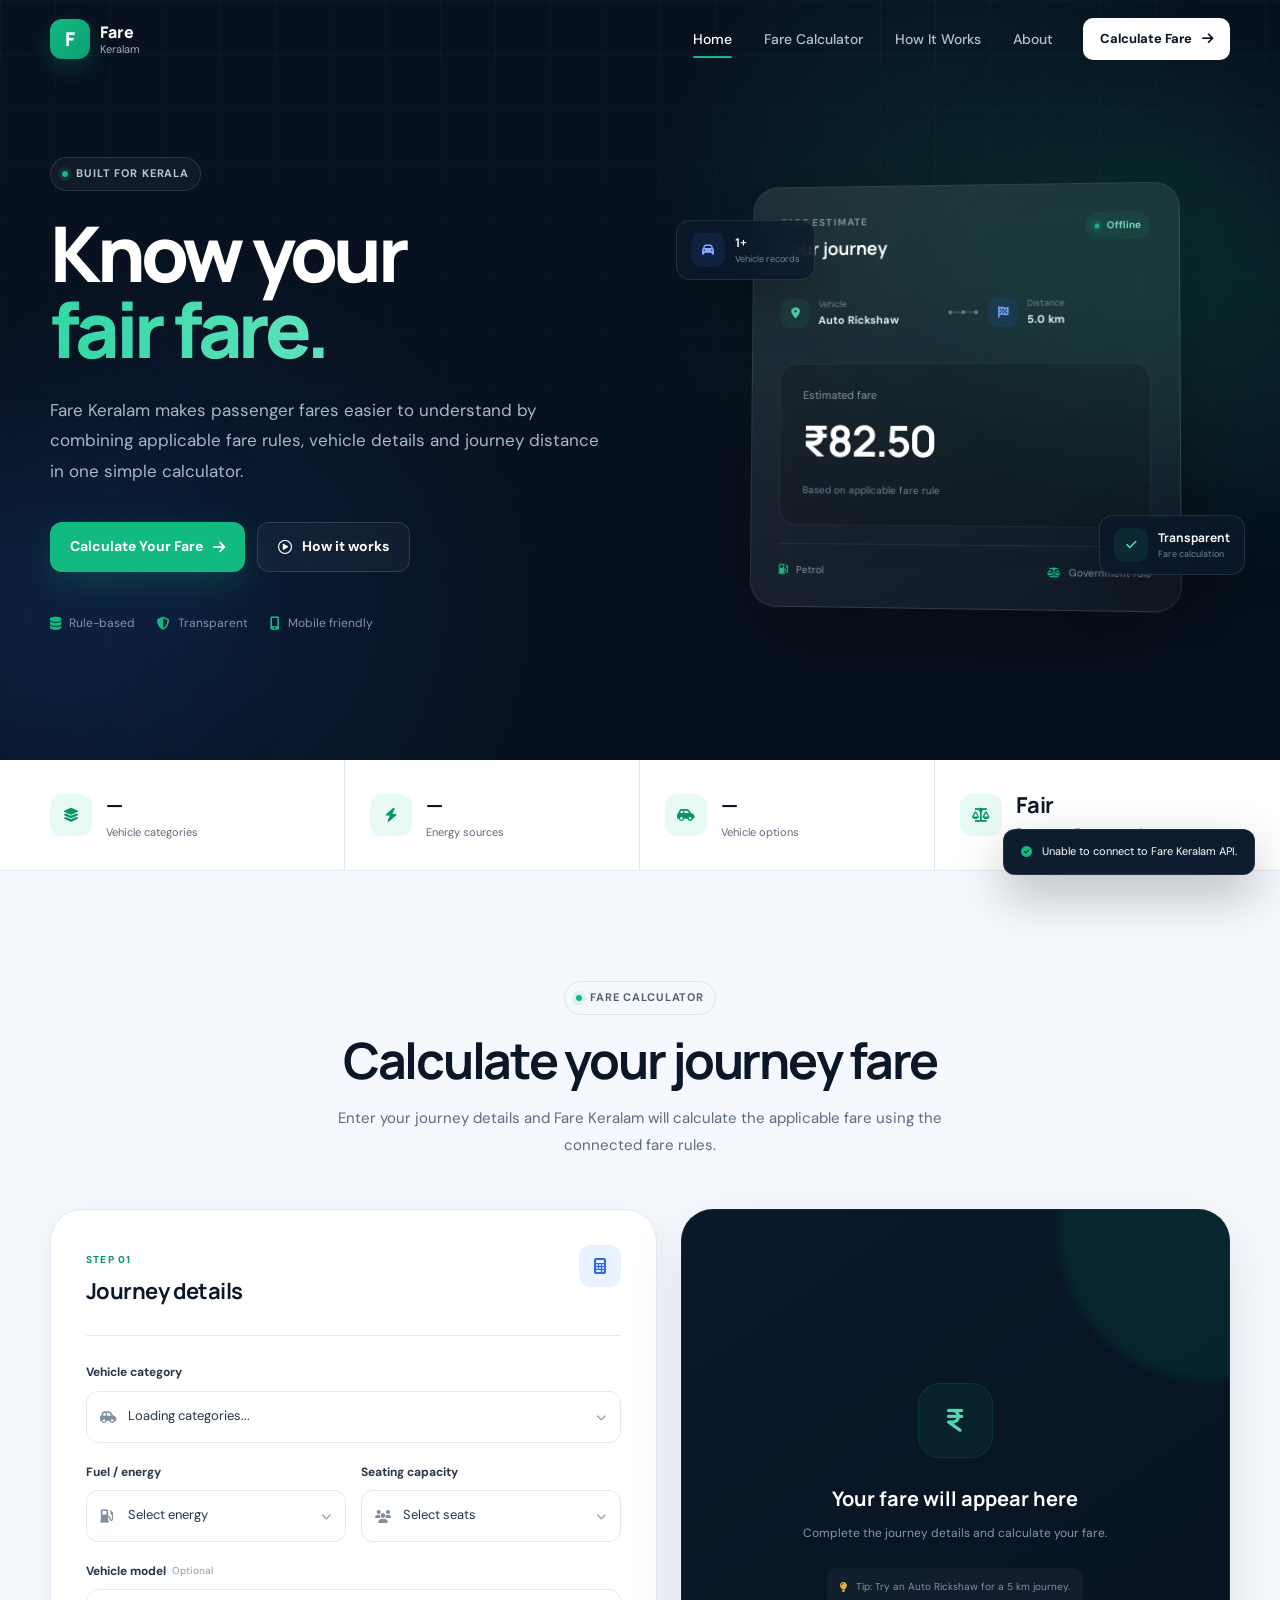
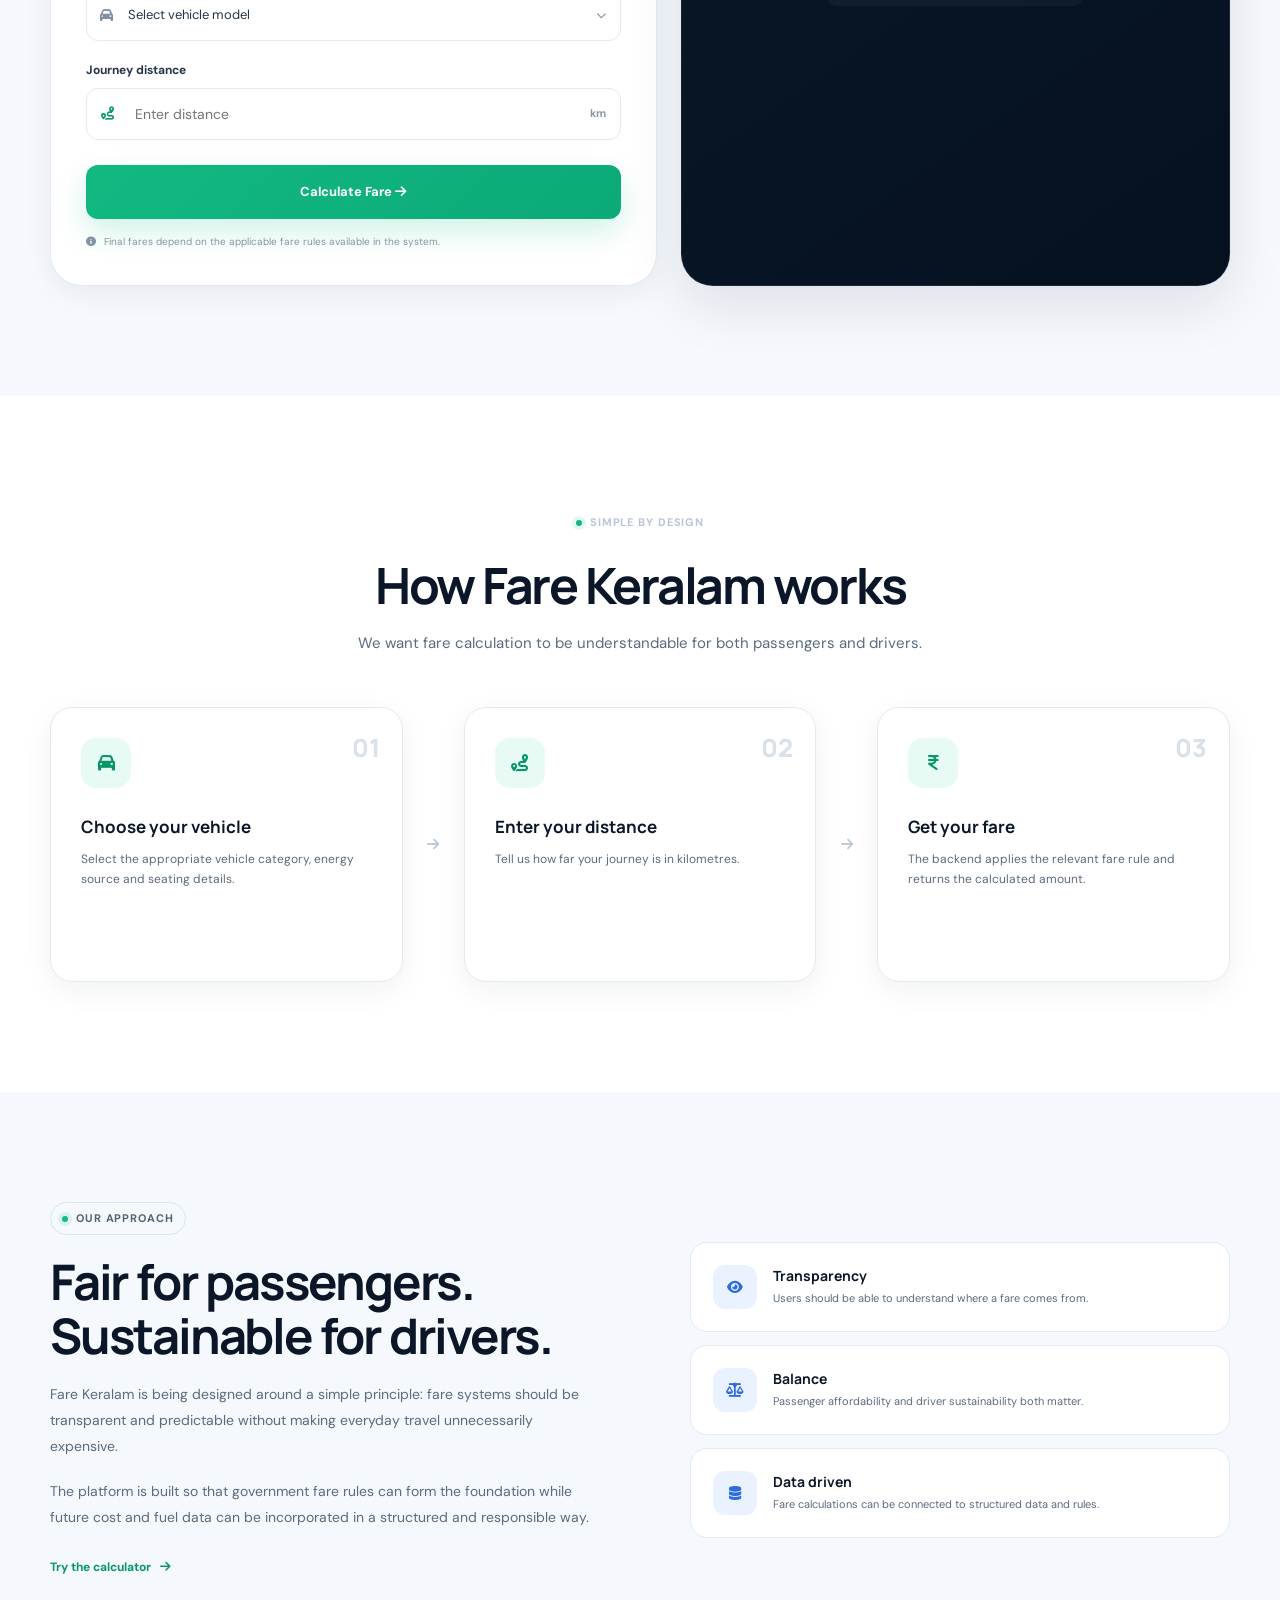
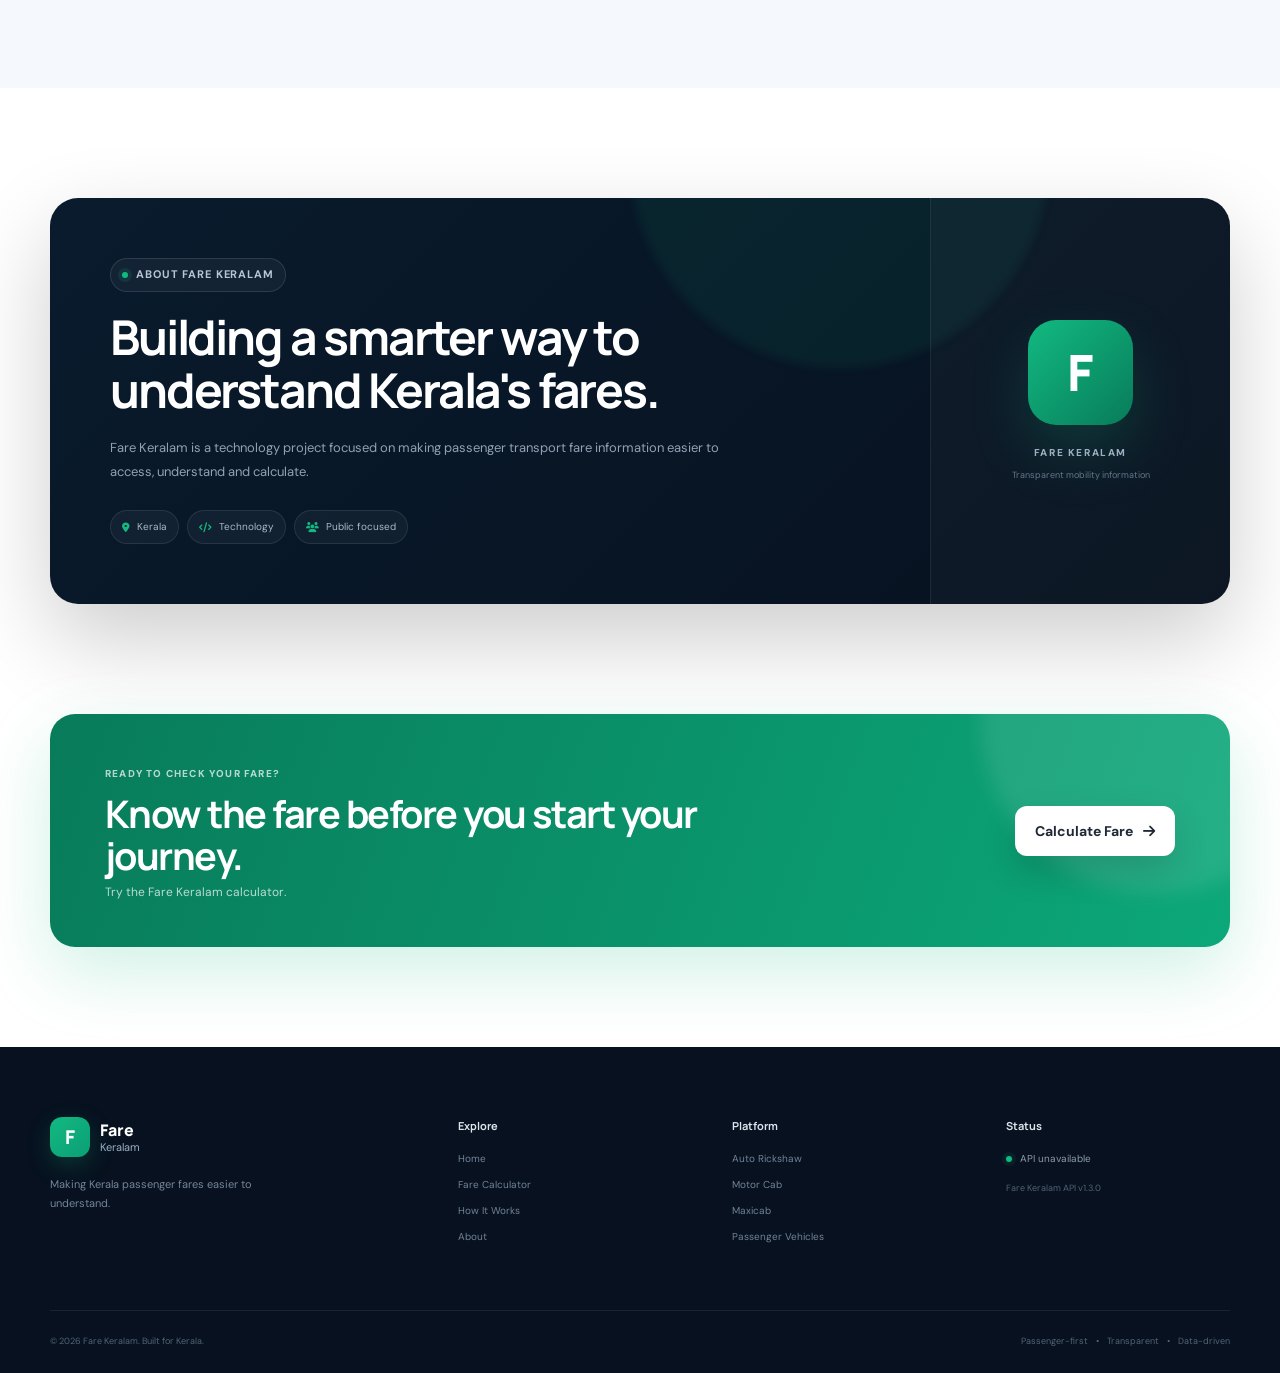
<file: index.html>
<!DOCTYPE html><html lang="en">
<head>
    <meta charset="UTF-8"><meta
    name="viewport"
    content="width=device-width, initial-scale=1.0"
>

<meta
    name="description"
    content="Fare Keralam - Smart, transparent and fair passenger fare calculation for Kerala."
>

<meta name="theme-color" content="#07111f">

<title>Fare Keralam | Fair Fares for Kerala</title>

<!-- =====================================================
     GOOGLE FONTS
====================================================== -->

<link rel="preconnect" href="https://fonts.googleapis.com">
<link
    rel="preconnect"
    href="https://fonts.gstatic.com"
    crossorigin
>

<link
    href="https://fonts.googleapis.com/css2?family=DM+Sans:wght@400;500;600;700&family=Manrope:wght@600;700;800&display=swap"
    rel="stylesheet"
>

<!-- =====================================================
     FONT AWESOME
====================================================== -->

<link
    rel="stylesheet"
    href="https://cdnjs.cloudflare.com/ajax/libs/font-awesome/6.5.2/css/all.min.css"
>

<!-- =====================================================
     MAIN CSS
====================================================== -->

<link rel="stylesheet" href="style.css">

</head><body><!-- =====================================================
     PAGE LOADER
====================================================== -->

<div class="page-loader" id="pageLoader">

    <div class="loader-logo">
        <span>F</span>
    </div>

    <div class="loader-line">
        <div></div>
    </div>

    <p>Loading Fare Keralam</p>

</div>


<!-- =====================================================
     HEADER
====================================================== -->

<header class="site-header" id="siteHeader">

    <div class="container nav-container">

        <a href="#home" class="brand">

            <div class="brand-mark">
                <span>F</span>
            </div>

            <div class="brand-text">
                <strong>Fare</strong>
                <span>Keralam</span>
            </div>

        </a>


        <nav class="main-nav" id="mainNav">

            <a
                href="#home"
                class="nav-link active"
            >
                Home
            </a>

            <a
                href="#calculator"
                class="nav-link"
            >
                Fare Calculator
            </a>

            <a
                href="#how-it-works"
                class="nav-link"
            >
                How It Works
            </a>

            <a
                href="#about"
                class="nav-link"
            >
                About
            </a>

        </nav>


        <div class="nav-actions">

            <a
                href="#calculator"
                class="nav-cta"
            >
                Calculate Fare

                <i class="fa-solid fa-arrow-right"></i>
            </a>

            <button
                class="mobile-menu-btn"
                id="mobileMenuBtn"
                type="button"
                aria-label="Open navigation"
            >
                <i class="fa-solid fa-bars"></i>
            </button>

        </div>

    </div>

</header>


<!-- =====================================================
     MAIN
====================================================== -->

<main>


    <!-- =================================================
         HERO
    ================================================== -->

    <section
        class="hero"
        id="home"
    >

        <div class="hero-glow hero-glow-one"></div>
        <div class="hero-glow hero-glow-two"></div>


        <div class="container hero-grid">

            <div class="hero-content">

                <div class="eyebrow">

                    <span class="eyebrow-dot"></span>

                    Built for Kerala

                </div>


                <h1>

                    Know your

                    <span>fair fare.</span>

                </h1>


                <p class="hero-description">

                    Fare Keralam makes passenger fares easier
                    to understand by combining applicable fare
                    rules, vehicle details and journey distance
                    in one simple calculator.

                </p>


                <div class="hero-actions">

                    <a
                        href="#calculator"
                        class="btn btn-primary"
                    >
                        Calculate Your Fare

                        <i class="fa-solid fa-arrow-right"></i>
                    </a>


                    <a
                        href="#how-it-works"
                        class="btn btn-secondary"
                    >

                        <i class="fa-regular fa-circle-play"></i>

                        How it works

                    </a>

                </div>


                <div class="hero-trust">

                    <div class="trust-item">

                        <i class="fa-solid fa-database"></i>

                        <span>
                            Rule-based
                        </span>

                    </div>


                    <div class="trust-item">

                        <i class="fa-solid fa-shield-halved"></i>

                        <span>
                            Transparent
                        </span>

                    </div>


                    <div class="trust-item">

                        <i class="fa-solid fa-mobile-screen-button"></i>

                        <span>
                            Mobile friendly
                        </span>

                    </div>

                </div>

            </div>


            <!-- =================================================
                 HERO CARD
            ================================================== -->

            <div class="hero-visual">

                <div class="hero-card">

                    <div class="hero-card-top">

                        <div>

                            <span class="small-label">
                                FARE ESTIMATE
                            </span>

                            <h3>
                                Your journey
                            </h3>

                        </div>


                        <div
                            class="status-pill"
                            id="heroApiStatus"
                        >

                            <span></span>

                            API

                        </div>

                    </div>


                    <div class="mini-route">

                        <div class="route-point">

                            <span class="route-icon">

                                <i class="fa-solid fa-location-dot"></i>

                            </span>

                            <div>

                                <small>
                                    Vehicle
                                </small>

                                <strong id="heroVehicle">
                                    Auto Rickshaw
                                </strong>

                            </div>

                        </div>


                        <div class="route-line">

                            <span></span>
                            <span></span>
                            <span></span>

                        </div>


                        <div class="route-point">

                            <span class="route-icon destination">

                                <i class="fa-solid fa-flag-checkered"></i>

                            </span>

                            <div>

                                <small>
                                    Distance
                                </small>

                                <strong id="heroDistance">
                                    5.0 km
                                </strong>

                            </div>

                        </div>

                    </div>


                    <div class="hero-price">

                        <span>
                            Estimated fare
                        </span>

                        <strong id="heroFare">
                            ₹82.50
                        </strong>

                        <small>
                            Based on applicable fare rule
                        </small>

                    </div>


                    <div class="hero-card-footer">

                        <span>

                            <i class="fa-solid fa-gas-pump"></i>

                            <span id="heroEnergy">
                                Petrol
                            </span>

                        </span>


                        <span>

                            <i class="fa-solid fa-scale-balanced"></i>

                            Government rule

                        </span>

                    </div>

                </div>


                <div class="floating-stat stat-one">

                    <div class="stat-icon">

                        <i class="fa-solid fa-car"></i>

                    </div>

                    <div>

                        <strong id="vehicleCount">
                            1+
                        </strong>

                        <span>
                            Vehicle records
                        </span>

                    </div>

                </div>


                <div class="floating-stat stat-two">

                    <div class="stat-icon green">

                        <i class="fa-solid fa-check"></i>

                    </div>

                    <div>

                        <strong>
                            Transparent
                        </strong>

                        <span>
                            Fare calculation
                        </span>

                    </div>

                </div>

            </div>

        </div>


        <div class="hero-bottom-fade"></div>

    </section>


    <!-- =================================================
         QUICK STATS
    ================================================== -->

    <section class="stats-section">

        <div class="container stats-grid">

            <div class="stat-box">

                <div class="stat-box-icon">

                    <i class="fa-solid fa-layer-group"></i>

                </div>

                <div>

                    <strong id="categoryCount">
                        —
                    </strong>

                    <span>
                        Vehicle categories
                    </span>

                </div>

            </div>


            <div class="stat-box">

                <div class="stat-box-icon">

                    <i class="fa-solid fa-bolt"></i>

                </div>

                <div>

                    <strong id="energyCount">
                        —
                    </strong>

                    <span>
                        Energy sources
                    </span>

                </div>

            </div>


            <div class="stat-box">

                <div class="stat-box-icon">

                    <i class="fa-solid fa-car-side"></i>

                </div>

                <div>

                    <strong id="vehicleCountStat">
                        —
                    </strong>

                    <span>
                        Vehicle options
                    </span>

                </div>

            </div>


            <div class="stat-box">

                <div class="stat-box-icon">

                    <i class="fa-solid fa-scale-balanced"></i>

                </div>

                <div>

                    <strong>
                        Fair
                    </strong>

                    <span>
                        Passenger-first approach
                    </span>

                </div>

            </div>

        </div>

    </section>


    <!-- =================================================
         CALCULATOR
    ================================================== -->

    <section
        class="calculator-section section"
        id="calculator"
    >

        <div class="container">


            <div class="section-heading centered">

                <div class="eyebrow dark">

                    <span class="eyebrow-dot"></span>

                    Fare Calculator

                </div>


                <h2>
                    Calculate your journey fare
                </h2>


                <p>

                    Enter your journey details and Fare Keralam
                    will calculate the applicable fare using the
                    connected fare rules.

                </p>

            </div>


            <div class="calculator-layout">


                <!-- =================================================
                     CALCULATOR FORM
                ================================================== -->

                <div class="calculator-card">


                    <div class="card-heading">

                        <div>

                            <span class="step-label">
                                STEP 01
                            </span>

                            <h3>
                                Journey details
                            </h3>

                        </div>


                        <div class="calculator-icon">

                            <i class="fa-solid fa-calculator"></i>

                        </div>

                    </div>


                    <form id="fareForm">


                        <!-- CATEGORY -->

                        <div class="form-group">

                            <label for="category">
                                Vehicle category
                            </label>

                            <div class="select-wrapper">

                                <i class="fa-solid fa-car-side select-icon"></i>

                                <select
                                    id="category"
                                    name="category"
                                    required
                                >

                                    <option value="">
                                        Loading categories...
                                    </option>

                                </select>

                                <i class="fa-solid fa-chevron-down select-arrow"></i>

                            </div>

                        </div>


                        <!-- ENERGY + SEATING -->

                        <div class="form-row">


                            <!-- ENERGY -->

                            <div class="form-group">

                                <label for="energy">
                                    Fuel / energy
                                </label>

                                <div class="select-wrapper">

                                    <i class="fa-solid fa-gas-pump select-icon"></i>

                                    <select
                                        id="energy"
                                        name="energy"
                                    >

                                        <option value="">
                                            Select energy
                                        </option>

                                    </select>

                                    <i class="fa-solid fa-chevron-down select-arrow"></i>

                                </div>

                            </div>


                            <!-- SEATING -->

                            <div
                                class="form-group"
                                id="seatingGroup"
                            >

                                <label for="seating">
                                    Seating capacity
                                </label>

                                <div class="select-wrapper">

                                    <i class="fa-solid fa-users select-icon"></i>

                                    <select
                                        id="seating"
                                        name="seating"
                                    >

                                        <option value="">
                                            Select seats
                                        </option>

                                    </select>

                                    <i class="fa-solid fa-chevron-down select-arrow"></i>

                                </div>

                            </div>

                        </div>


                        <!-- VEHICLE -->

                        <div
                            class="form-group"
                            id="vehicleGroup"
                        >

                            <label for="vehicle">

                                Vehicle model

                                <span class="optional">
                                    Optional
                                </span>

                            </label>


                            <div class="select-wrapper">

                                <i class="fa-solid fa-car select-icon"></i>

                                <select
                                    id="vehicle"
                                    name="vehicle"
                                >

                                    <option value="">
                                        Select vehicle model
                                    </option>

                                </select>

                                <i class="fa-solid fa-chevron-down select-arrow"></i>

                            </div>

                        </div>


                        <!-- DISTANCE -->

                        <div class="form-group">

                            <label for="distance">
                                Journey distance
                            </label>


                            <div class="distance-input">

                                <div class="distance-icon">

                                    <i class="fa-solid fa-route"></i>

                                </div>


                                <input
                                    type="number"
                                    id="distance"
                                    name="distance"
                                    min="0.1"
                                    step="0.1"
                                    placeholder="Enter distance"
                                    required
                                >


                                <span>
                                    km
                                </span>

                            </div>

                        </div>


                        <!-- CALCULATE BUTTON -->

                        <button
                            type="submit"
                            class="calculate-btn"
                            id="calculateBtn"
                        >

                            <span class="button-text">
                                Calculate Fare
                            </span>


                            <span class="button-loader">

                                <i class="fa-solid fa-spinner fa-spin"></i>

                                Calculating...

                            </span>


                            <i class="fa-solid fa-arrow-right button-arrow"></i>

                        </button>


                        <div class="form-note">

                            <i class="fa-solid fa-circle-info"></i>

                            <span>

                                Final fares depend on the applicable
                                fare rules available in the system.

                            </span>

                        </div>

                    </form>

                </div>


                <!-- =================================================
                     RESULT CARD
                ================================================== -->

                <div
                    class="result-card"
                    id="resultCard"
                >


                    <!-- EMPTY -->

                    <div
                        class="result-empty"
                        id="resultEmpty"
                    >

                        <div class="result-empty-icon">

                            <i class="fa-solid fa-indian-rupee-sign"></i>

                        </div>


                        <h3>
                            Your fare will appear here
                        </h3>


                        <p>

                            Complete the journey details and
                            calculate your fare.

                        </p>


                        <div class="result-tip">

                            <i class="fa-solid fa-lightbulb"></i>

                            <span>
                                Tip: Try an Auto Rickshaw for
                                a 5 km journey.
                            </span>

                        </div>

                    </div>


                    <!-- SUCCESS -->

                    <div
                        class="result-success"
                        id="resultSuccess"
                    >


                        <div class="result-header">

                            <div>

                                <span class="result-label">
                                    ESTIMATED FARE
                                </span>

                                <h3>
                                    Your journey
                                </h3>

                            </div>


                            <div class="success-check">

                                <i class="fa-solid fa-check"></i>

                            </div>

                        </div>


                        <!-- FARE -->

                        <div class="fare-display">

                            <span>
                                ₹
                            </span>

                            <strong id="fareAmount">
                                0.00
                            </strong>

                        </div>


                        <div class="result-status">

                            <span class="online-dot"></span>

                            <span id="calculationMethod">
                                Database fare rule
                            </span>

                        </div>


                        <!-- BASIC DETAILS -->

                        <div class="result-details">


                            <div class="detail-row">

                                <span>

                                    <i class="fa-solid fa-car-side"></i>

                                    Category

                                </span>

                                <strong id="resultCategory">
                                    —
                                </strong>

                            </div>


                            <div class="detail-row">

                                <span>

                                    <i class="fa-solid fa-gas-pump"></i>

                                    Energy

                                </span>

                                <strong id="resultEnergy">
                                    —
                                </strong>

                            </div>


                            <div class="detail-row">

                                <span>

                                    <i class="fa-solid fa-route"></i>

                                    Distance

                                </span>

                                <strong>

                                    <span id="resultDistance">
                                        —
                                    </span>

                                    km

                                </strong>

                            </div>


                            <div class="detail-row">

                                <span>

                                    <i class="fa-solid fa-users"></i>

                                    Seating

                                </span>

                                <strong id="resultSeats">
                                    —
                                </strong>

                            </div>


                            <div class="detail-row">

                                <span>

                                    <i class="fa-solid fa-car"></i>

                                    Vehicle

                                </span>

                                <strong id="resultVehicle">
                                    —
                                </strong>

                            </div>

                        </div>


                        <!-- FARE BREAKDOWN -->

                        <div
                            class="fare-breakdown"
                            id="fareBreakdown"
                        >

                            <div class="breakdown-title">

                                <i class="fa-solid fa-list-check"></i>

                                Fare breakdown

                            </div>


                            <div class="breakdown-row">

                                <span>
                                    Minimum fare
                                </span>

                                <strong>
                                    ₹<span id="minimumFare">
                                        0.00
                                    </span>
                                </strong>

                            </div>


                            <div class="breakdown-row">

                                <span>

                                    Additional distance

                                </span>

                                <strong>

                                    <span id="additionalDistance">
                                        0.00
                                    </span>

                                    km

                                </strong>

                            </div>


                            <div class="breakdown-row">

                                <span>
                                    Additional fare
                                </span>

                                <strong>

                                    ₹<span id="additionalFare">
                                        0.00
                                    </span>

                                </strong>

                            </div>

                        </div>


                        <!-- SLAB BREAKDOWN -->

                        <div
                            class="slab-section"
                            id="slabSection"
                        >

                            <div class="breakdown-title">

                                <i class="fa-solid fa-layer-group"></i>

                                Rate slabs

                            </div>


                            <div
                                id="slabBreakdown"
                                class="slab-breakdown"
                            >
                            </div>

                        </div>


                        <!-- GOVERNMENT RULE -->

                        <div class="fare-rule-note">

                            <i class="fa-solid fa-shield-halved"></i>

                            <div>

                                <strong>
                                    Transparent calculation
                                </strong>

                                <p id="fareRuleNote">

                                    Calculated using the applicable
                                    fare rule available in the system.

                                </p>

                            </div>

                        </div>


                        <!-- RESET -->

                        <button
                            class="reset-btn"
                            id="resetBtn"
                            type="button"
                        >

                            <i class="fa-solid fa-rotate-left"></i>

                            Calculate another journey

                        </button>

                    </div>


                    <!-- ERROR -->

                    <div
                        class="result-error"
                        id="resultError"
                    >

                        <div class="error-icon">

                            <i class="fa-solid fa-triangle-exclamation"></i>

                        </div>


                        <h3>
                            We couldn't calculate the fare
                        </h3>


                        <p id="errorMessage">

                            Something went wrong.
                            Please try again.

                        </p>


                        <button
                            class="retry-btn"
                            id="retryBtn"
                            type="button"
                        >

                            Try again

                        </button>

                    </div>

                </div>

            </div>

        </div>

    </section>


    <!-- =================================================
         HOW IT WORKS
    ================================================== -->

    <section
        class="how-section section"
        id="how-it-works"
    >

        <div class="container">

            <div class="section-heading centered">

                <div class="eyebrow">

                    <span class="eyebrow-dot"></span>

                    Simple by design

                </div>


                <h2>
                    How Fare Keralam works
                </h2>


                <p>

                    We want fare calculation to be understandable
                    for both passengers and drivers.

                </p>

            </div>


            <div class="process-grid">


                <div class="process-card">

                    <div class="process-number">
                        01
                    </div>

                    <div class="process-icon">

                        <i class="fa-solid fa-car"></i>

                    </div>

                    <h3>
                        Choose your vehicle
                    </h3>

                    <p>

                        Select the appropriate vehicle category,
                        energy source and seating details.

                    </p>

                </div>


                <div class="process-connector">

                    <i class="fa-solid fa-arrow-right"></i>

                </div>


                <div class="process-card">

                    <div class="process-number">
                        02
                    </div>

                    <div class="process-icon">

                        <i class="fa-solid fa-route"></i>

                    </div>

                    <h3>
                        Enter your distance
                    </h3>

                    <p>

                        Tell us how far your journey is in
                        kilometres.

                    </p>

                </div>


                <div class="process-connector">

                    <i class="fa-solid fa-arrow-right"></i>

                </div>


                <div class="process-card">

                    <div class="process-number">
                        03
                    </div>

                    <div class="process-icon">

                        <i class="fa-solid fa-indian-rupee-sign"></i>

                    </div>

                    <h3>
                        Get your fare
                    </h3>

                    <p>

                        The backend applies the relevant fare
                        rule and returns the calculated amount.

                    </p>

                </div>

            </div>

        </div>

    </section>


    <!-- =================================================
         PRINCIPLES
    ================================================== -->

    <section class="principles-section section">

        <div class="container">

            <div class="principles-grid">


                <div class="principles-content">

                    <div class="eyebrow dark">

                        <span class="eyebrow-dot"></span>

                        Our approach

                    </div>


                    <h2>

                        Fair for passengers.
                        Sustainable for drivers.

                    </h2>


                    <p>

                        Fare Keralam is being designed around
                        a simple principle: fare systems should be
                        transparent and predictable without making
                        everyday travel unnecessarily expensive.

                    </p>


                    <p>

                        The platform is built so that government
                        fare rules can form the foundation while
                        future cost and fuel data can be incorporated
                        in a structured and responsible way.

                    </p>


                    <a
                        href="#calculator"
                        class="text-link"
                    >

                        Try the calculator

                        <i class="fa-solid fa-arrow-right"></i>

                    </a>

                </div>


                <div class="principles-cards">


                    <div class="principle-card">

                        <div class="principle-icon">

                            <i class="fa-solid fa-eye"></i>

                        </div>

                        <div>

                            <h3>
                                Transparency
                            </h3>

                            <p>

                                Users should be able to understand
                                where a fare comes from.

                            </p>

                        </div>

                    </div>


                    <div class="principle-card">

                        <div class="principle-icon">

                            <i class="fa-solid fa-scale-balanced"></i>

                        </div>

                        <div>

                            <h3>
                                Balance
                            </h3>

                            <p>

                                Passenger affordability and driver
                                sustainability both matter.

                            </p>

                        </div>

                    </div>


                    <div class="principle-card">

                        <div class="principle-icon">

                            <i class="fa-solid fa-database"></i>

                        </div>

                        <div>

                            <h3>
                                Data driven
                            </h3>

                            <p>

                                Fare calculations can be connected
                                to structured data and rules.

                            </p>

                        </div>

                    </div>

                </div>

            </div>

        </div>

    </section>


    <!-- =================================================
         ABOUT
    ================================================== -->

    <section
        class="about-section section"
        id="about"
    >

        <div class="container">

            <div class="about-card">

                <div class="about-decoration"></div>


                <div class="about-content">

                    <div class="eyebrow">

                        <span class="eyebrow-dot"></span>

                        About Fare Keralam

                    </div>


                    <h2>

                        Building a smarter way to
                        understand Kerala's fares.

                    </h2>


                    <p>

                        Fare Keralam is a technology project focused
                        on making passenger transport fare information
                        easier to access, understand and calculate.

                    </p>


                    <div class="about-tags">

                        <span>

                            <i class="fa-solid fa-location-dot"></i>

                            Kerala

                        </span>


                        <span>

                            <i class="fa-solid fa-code"></i>

                            Technology

                        </span>


                        <span>

                            <i class="fa-solid fa-users"></i>

                            Public focused

                        </span>

                    </div>

                </div>


                <div class="about-side">

                    <div class="about-logo-large">
                        F
                    </div>

                    <span>
                        FARE KERALAM
                    </span>

                    <small>
                        Transparent mobility information
                    </small>

                </div>

            </div>

        </div>

    </section>


    <!-- =================================================
         CTA
    ================================================== -->

    <section class="cta-section">

        <div class="container">

            <div class="cta-card">

                <div class="cta-glow"></div>


                <div class="cta-content">

                    <span class="cta-label">
                        Ready to check your fare?
                    </span>


                    <h2>

                        Know the fare before
                        you start your journey.

                    </h2>


                    <p>
                        Try the Fare Keralam calculator.
                    </p>

                </div>


                <a
                    href="#calculator"
                    class="btn btn-light"
                >

                    Calculate Fare

                    <i class="fa-solid fa-arrow-right"></i>

                </a>

            </div>

        </div>

    </section>

</main>


<!-- =====================================================
     FOOTER
====================================================== -->

<footer class="site-footer">

    <div class="container">

        <div class="footer-grid">


            <div class="footer-brand">

                <a
                    href="#home"
                    class="brand"
                >

                    <div class="brand-mark">
                        <span>F</span>
                    </div>

                    <div class="brand-text">

                        <strong>Fare</strong>

                        <span>Keralam</span>

                    </div>

                </a>


                <p>

                    Making Kerala passenger fares easier
                    to understand.

                </p>

            </div>


            <div class="footer-column">

                <h4>
                    Explore
                </h4>

                <a href="#home">
                    Home
                </a>

                <a href="#calculator">
                    Fare Calculator
                </a>

                <a href="#how-it-works">
                    How It Works
                </a>

                <a href="#about">
                    About
                </a>

            </div>


            <div class="footer-column">

                <h4>
                    Platform
                </h4>

                <a href="#calculator">
                    Auto Rickshaw
                </a>

                <a href="#calculator">
                    Motor Cab
                </a>

                <a href="#calculator">
                    Maxicab
                </a>

                <a href="#calculator">
                    Passenger Vehicles
                </a>

            </div>


            <div class="footer-column">

                <h4>
                    Status
                </h4>


                <div class="footer-status">

                    <span
                        class="status-dot"
                        id="footerStatusDot"
                    ></span>

                    <span id="footerStatus">
                        Checking API...
                    </span>

                </div>


                <p class="footer-version">
                    Fare Keralam API v1.3.0
                </p>

            </div>

        </div>


        <div class="footer-bottom">

            <p>

                ©
                <span id="currentYear"></span>

                Fare Keralam.
                Built for Kerala.

            </p>


            <div class="footer-bottom-right">

                <span>
                    Passenger-first
                </span>

                <span>
                    •
                </span>

                <span>
                    Transparent
                </span>

                <span>
                    •
                </span>

                <span>
                    Data-driven
                </span>

            </div>

        </div>

    </div>

</footer>


<!-- =====================================================
     TOAST
====================================================== -->

<div
    class="toast"
    id="toast"
>

    <i class="fa-solid fa-circle-check"></i>

    <span id="toastMessage">
        Done
    </span>

</div>


<!-- =====================================================
     MAIN JAVASCRIPT
====================================================== -->

<script src="script.js"></script>

</body>
</html>
</file>
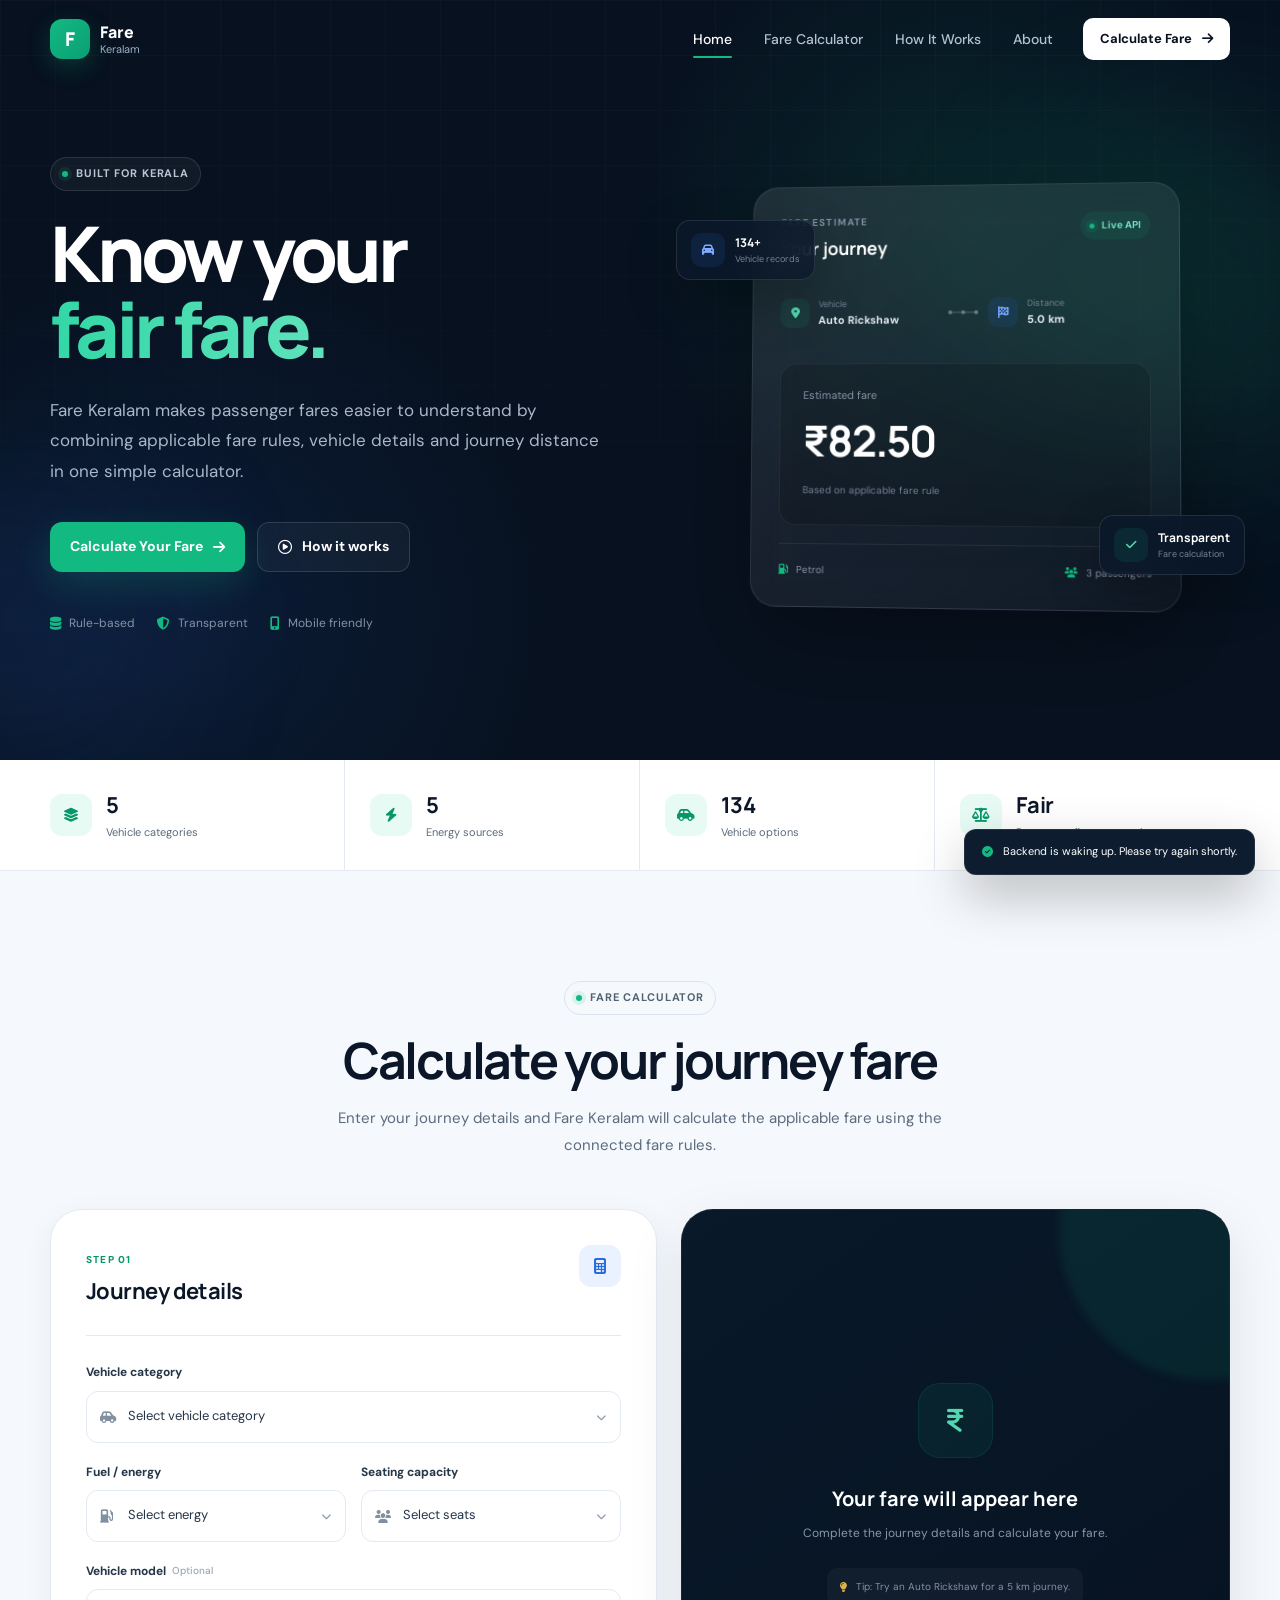
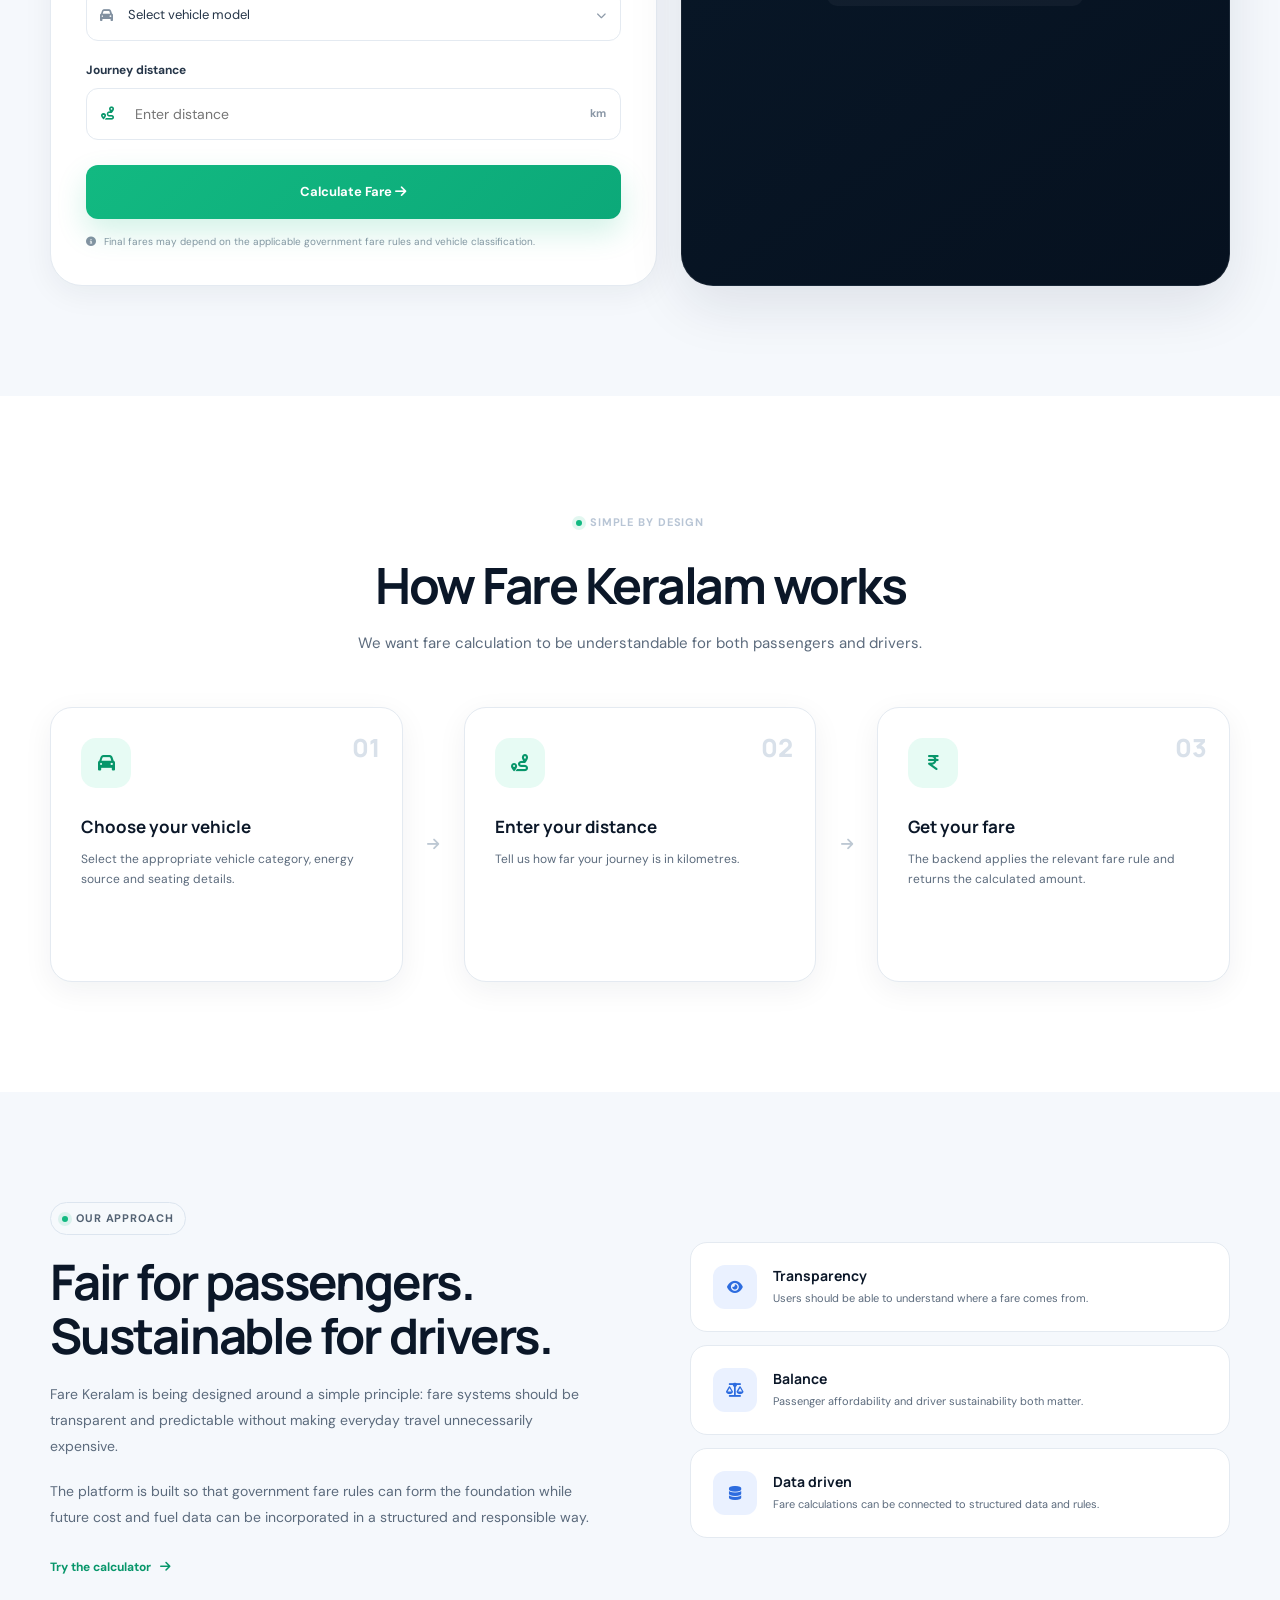
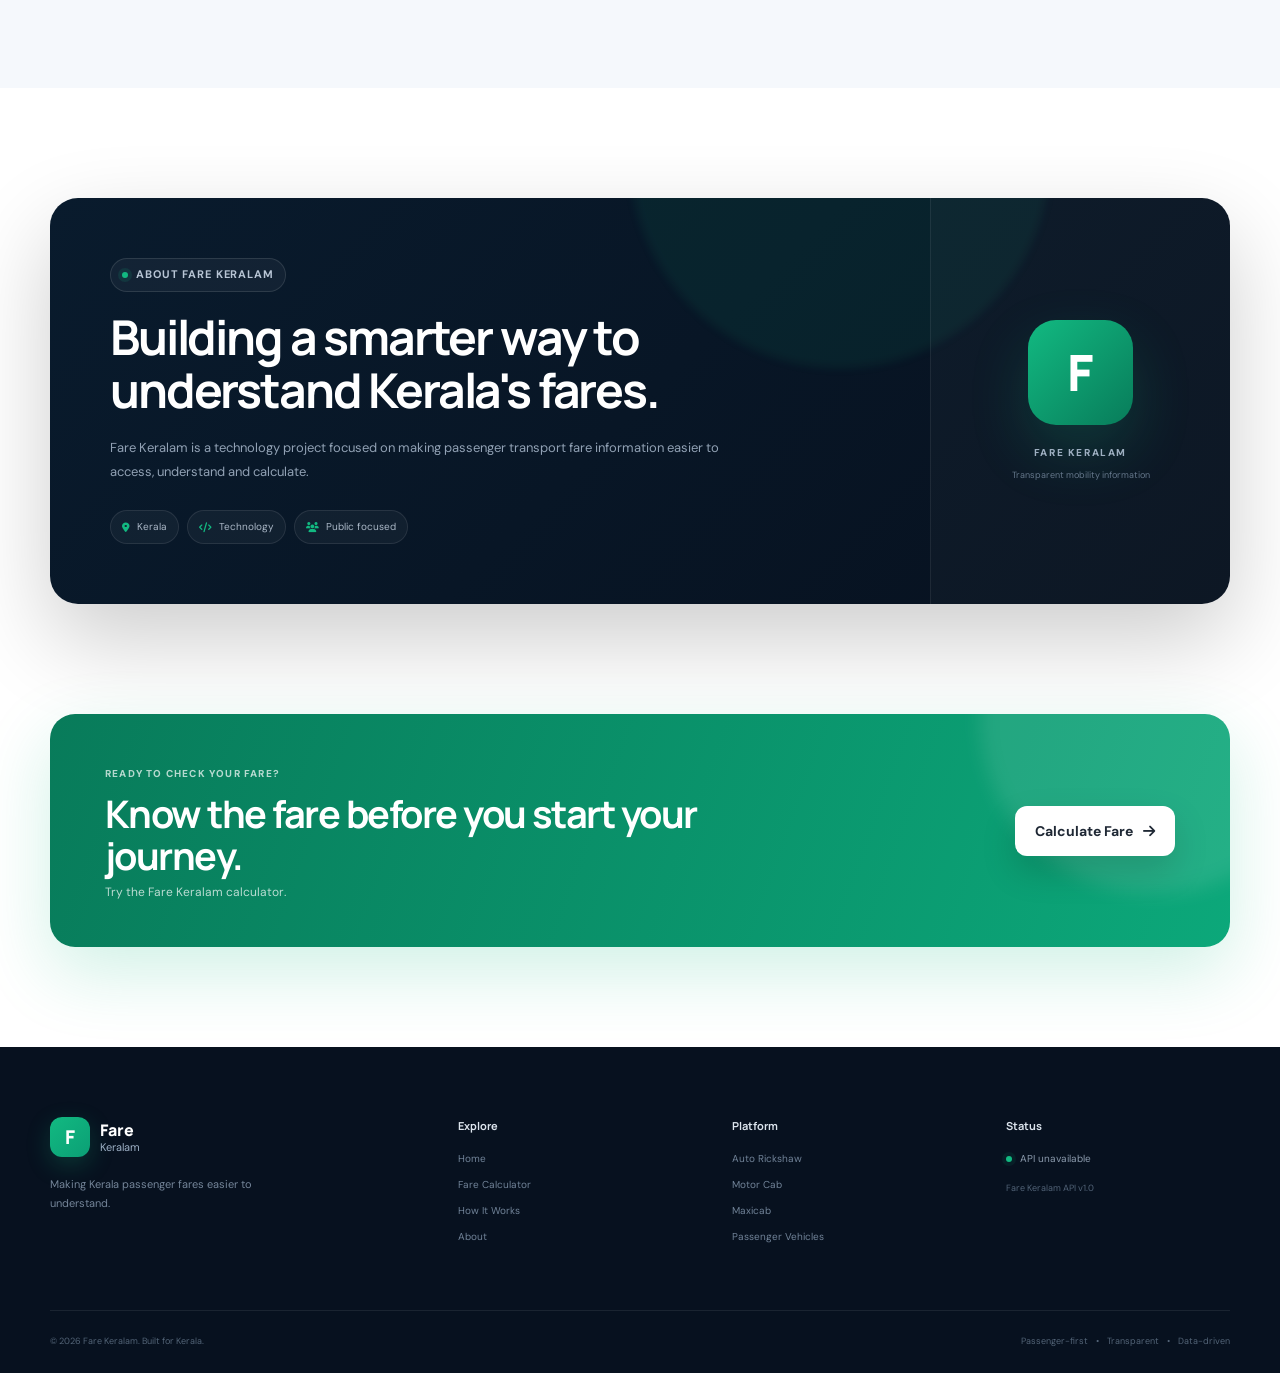
<file: frontend/index.html>
<!DOCTYPE html>
<html lang="en">
<head>
    <meta charset="UTF-8">

    <meta
        name="viewport"
        content="width=device-width, initial-scale=1.0"
    >

    <meta
        name="description"
        content="Fare Keralam - Smart, transparent and fair passenger fare calculation for Kerala."
    >

    <meta name="theme-color" content="#07111f">

    <title>Fare Keralam | Fair Fares for Kerala</title>

    <!-- Google Fonts -->
    <link rel="preconnect" href="https://fonts.googleapis.com">
    <link rel="preconnect" href="https://fonts.gstatic.com" crossorigin>

    <link
        href="https://fonts.googleapis.com/css2?family=DM+Sans:wght@400;500;600;700&family=Manrope:wght@600;700;800&display=swap"
        rel="stylesheet"
    >

    <!-- Icons -->
    <link
        rel="stylesheet"
        href="https://cdnjs.cloudflare.com/ajax/libs/font-awesome/6.5.2/css/all.min.css"
    >

    <!-- Main stylesheet -->
    <link rel="stylesheet" href="style.css">
</head>

<body>

    <!-- =====================================================
         PAGE LOADER
    ====================================================== -->

    <div class="page-loader" id="pageLoader">
        <div class="loader-logo">
            <span>F</span>
        </div>

        <div class="loader-line">
            <div></div>
        </div>

        <p>Loading Fare Keralam</p>
    </div>


    <!-- =====================================================
         HEADER
    ====================================================== -->

    <header class="site-header" id="siteHeader">

        <div class="container nav-container">

            <a href="#home" class="brand">

                <div class="brand-mark">
                    <span>F</span>
                </div>

                <div class="brand-text">
                    <strong>Fare</strong>
                    <span>Keralam</span>
                </div>

            </a>


            <nav class="main-nav" id="mainNav">

                <a href="#home" class="nav-link active">
                    Home
                </a>

                <a href="#calculator" class="nav-link">
                    Fare Calculator
                </a>

                <a href="#how-it-works" class="nav-link">
                    How It Works
                </a>

                <a href="#about" class="nav-link">
                    About
                </a>

            </nav>


            <div class="nav-actions">

                <a
                    href="#calculator"
                    class="nav-cta"
                >
                    Calculate Fare
                    <i class="fa-solid fa-arrow-right"></i>
                </a>

                <button
                    class="mobile-menu-btn"
                    id="mobileMenuBtn"
                    aria-label="Open navigation"
                >
                    <i class="fa-solid fa-bars"></i>
                </button>

            </div>

        </div>

    </header>


    <main>

        <!-- =================================================
             HERO
        ================================================== -->

        <section class="hero" id="home">

            <div class="hero-glow hero-glow-one"></div>
            <div class="hero-glow hero-glow-two"></div>

            <div class="container hero-grid">

                <div class="hero-content">

                    <div class="eyebrow">
                        <span class="eyebrow-dot"></span>
                        Built for Kerala
                    </div>

                    <h1>
                        Know your
                        <span>fair fare.</span>
                    </h1>

                    <p class="hero-description">
                        Fare Keralam makes passenger fares easier to
                        understand by combining applicable fare rules,
                        vehicle details and journey distance in one
                        simple calculator.
                    </p>

                    <div class="hero-actions">

                        <a
                            href="#calculator"
                            class="btn btn-primary"
                        >
                            Calculate Your Fare
                            <i class="fa-solid fa-arrow-right"></i>
                        </a>

                        <a
                            href="#how-it-works"
                            class="btn btn-secondary"
                        >
                            <i class="fa-regular fa-circle-play"></i>
                            How it works
                        </a>

                    </div>


                    <div class="hero-trust">

                        <div class="trust-item">
                            <i class="fa-solid fa-database"></i>
                            <span>Rule-based</span>
                        </div>

                        <div class="trust-item">
                            <i class="fa-solid fa-shield-halved"></i>
                            <span>Transparent</span>
                        </div>

                        <div class="trust-item">
                            <i class="fa-solid fa-mobile-screen-button"></i>
                            <span>Mobile friendly</span>
                        </div>

                    </div>

                </div>


                <!-- HERO CARD -->

                <div class="hero-visual">

                    <div class="hero-card">

                        <div class="hero-card-top">

                            <div>
                                <span class="small-label">
                                    FARE ESTIMATE
                                </span>

                                <h3>
                                    Your journey
                                </h3>
                            </div>

                            <div class="status-pill">
                                <span></span>
                                Live API
                            </div>

                        </div>


                        <div class="mini-route">

                            <div class="route-point">
                                <span class="route-icon">
                                    <i class="fa-solid fa-location-dot"></i>
                                </span>

                                <div>
                                    <small>Vehicle</small>
                                    <strong>Auto Rickshaw</strong>
                                </div>
                            </div>


                            <div class="route-line">
                                <span></span>
                                <span></span>
                                <span></span>
                            </div>


                            <div class="route-point">
                                <span class="route-icon destination">
                                    <i class="fa-solid fa-flag-checkered"></i>
                                </span>

                                <div>
                                    <small>Distance</small>
                                    <strong>5.0 km</strong>
                                </div>
                            </div>

                        </div>


                        <div class="hero-price">

                            <span>Estimated fare</span>

                            <strong>
                                ₹82.50
                            </strong>

                            <small>
                                Based on applicable fare rule
                            </small>

                        </div>


                        <div class="hero-card-footer">

                            <span>
                                <i class="fa-solid fa-gas-pump"></i>
                                Petrol
                            </span>

                            <span>
                                <i class="fa-solid fa-users"></i>
                                3 passengers
                            </span>

                        </div>

                    </div>


                    <div class="floating-stat stat-one">

                        <div class="stat-icon">
                            <i class="fa-solid fa-car"></i>
                        </div>

                        <div>
                            <strong id="vehicleCount">
                                134+
                            </strong>

                            <span>
                                Vehicle records
                            </span>
                        </div>

                    </div>


                    <div class="floating-stat stat-two">

                        <div class="stat-icon green">
                            <i class="fa-solid fa-check"></i>
                        </div>

                        <div>
                            <strong>
                                Transparent
                            </strong>

                            <span>
                                Fare calculation
                            </span>
                        </div>

                    </div>

                </div>

            </div>


            <div class="hero-bottom-fade"></div>

        </section>


        <!-- =================================================
             QUICK STATS
        ================================================== -->

        <section class="stats-section">

            <div class="container stats-grid">

                <div class="stat-box">

                    <div class="stat-box-icon">
                        <i class="fa-solid fa-layer-group"></i>
                    </div>

                    <div>
                        <strong id="categoryCount">
                            5
                        </strong>

                        <span>
                            Vehicle categories
                        </span>
                    </div>

                </div>


                <div class="stat-box">

                    <div class="stat-box-icon">
                        <i class="fa-solid fa-bolt"></i>
                    </div>

                    <div>
                        <strong id="energyCount">
                            5
                        </strong>

                        <span>
                            Energy sources
                        </span>
                    </div>

                </div>


                <div class="stat-box">

                    <div class="stat-box-icon">
                        <i class="fa-solid fa-car-side"></i>
                    </div>

                    <div>
                        <strong id="vehicleCountStat">
                            134
                        </strong>

                        <span>
                            Vehicle options
                        </span>
                    </div>

                </div>


                <div class="stat-box">

                    <div class="stat-box-icon">
                        <i class="fa-solid fa-scale-balanced"></i>
                    </div>

                    <div>
                        <strong>
                            Fair
                        </strong>

                        <span>
                            Passenger-first approach
                        </span>
                    </div>

                </div>

            </div>

        </section>


        <!-- =================================================
             CALCULATOR
        ================================================== -->

        <section
            class="calculator-section section"
            id="calculator"
        >

            <div class="container">

                <div class="section-heading centered">

                    <div class="eyebrow dark">
                        <span class="eyebrow-dot"></span>
                        Fare Calculator
                    </div>

                    <h2>
                        Calculate your journey fare
                    </h2>

                    <p>
                        Enter your journey details and Fare Keralam
                        will calculate the applicable fare using the
                        connected fare rules.
                    </p>

                </div>


                <div class="calculator-layout">

                    <!-- FORM -->

                    <div class="calculator-card">

                        <div class="card-heading">

                            <div>
                                <span class="step-label">
                                    STEP 01
                                </span>

                                <h3>
                                    Journey details
                                </h3>
                            </div>

                            <div class="calculator-icon">
                                <i class="fa-solid fa-calculator"></i>
                            </div>

                        </div>


                        <form id="fareForm">


                            <!-- CATEGORY -->

                            <div class="form-group">

                                <label for="category">
                                    Vehicle category
                                </label>

                                <div class="select-wrapper">

                                    <i class="fa-solid fa-car-side select-icon"></i>

                                    <select
                                        id="category"
                                        name="category"
                                        required
                                    >
                                        <option value="">
                                            Select vehicle category
                                        </option>
                                    </select>

                                    <i class="fa-solid fa-chevron-down select-arrow"></i>

                                </div>

                            </div>


                            <div class="form-row">

                                <!-- ENERGY -->

                                <div class="form-group">

                                    <label for="energy">
                                        Fuel / energy
                                    </label>

                                    <div class="select-wrapper">

                                        <i class="fa-solid fa-gas-pump select-icon"></i>

                                        <select
                                            id="energy"
                                            name="energy"
                                            required
                                        >
                                            <option value="">
                                                Select energy
                                            </option>
                                        </select>

                                        <i class="fa-solid fa-chevron-down select-arrow"></i>

                                    </div>

                                </div>


                                <!-- SEATING -->

                                <div
                                    class="form-group"
                                    id="seatingGroup"
                                >

                                    <label for="seating">
                                        Seating capacity
                                    </label>

                                    <div class="select-wrapper">

                                        <i class="fa-solid fa-users select-icon"></i>

                                        <select
                                            id="seating"
                                            name="seating"
                                        >
                                            <option value="">
                                                Select seats
                                            </option>
                                        </select>

                                        <i class="fa-solid fa-chevron-down select-arrow"></i>

                                    </div>

                                </div>

                            </div>


                            <!-- VEHICLE -->

                            <div
                                class="form-group"
                                id="vehicleGroup"
                            >

                                <label for="vehicle">
                                    Vehicle model
                                    <span class="optional">
                                        Optional
                                    </span>
                                </label>

                                <div class="select-wrapper">

                                    <i class="fa-solid fa-car select-icon"></i>

                                    <select
                                        id="vehicle"
                                        name="vehicle"
                                    >
                                        <option value="">
                                            Select vehicle model
                                        </option>
                                    </select>

                                    <i class="fa-solid fa-chevron-down select-arrow"></i>

                                </div>

                            </div>


                            <!-- DISTANCE -->

                            <div class="form-group">

                                <label for="distance">
                                    Journey distance
                                </label>

                                <div class="distance-input">

                                    <div class="distance-icon">
                                        <i class="fa-solid fa-route"></i>
                                    </div>

                                    <input
                                        type="number"
                                        id="distance"
                                        name="distance"
                                        min="0.1"
                                        step="0.1"
                                        placeholder="Enter distance"
                                        required
                                    >

                                    <span>
                                        km
                                    </span>

                                </div>

                            </div>


                            <button
                                type="submit"
                                class="calculate-btn"
                                id="calculateBtn"
                            >

                                <span class="button-text">
                                    Calculate Fare
                                </span>

                                <span class="button-loader">
                                    <i class="fa-solid fa-spinner fa-spin"></i>
                                    Calculating...
                                </span>

                                <i class="fa-solid fa-arrow-right button-arrow"></i>

                            </button>


                            <div class="form-note">

                                <i class="fa-solid fa-circle-info"></i>

                                <span>
                                    Final fares may depend on the applicable
                                    government fare rules and vehicle
                                    classification.
                                </span>

                            </div>

                        </form>

                    </div>


                    <!-- RESULT -->

                    <div
                        class="result-card"
                        id="resultCard"
                    >

                        <div class="result-empty" id="resultEmpty">

                            <div class="result-empty-icon">
                                <i class="fa-solid fa-indian-rupee-sign"></i>
                            </div>

                            <h3>
                                Your fare will appear here
                            </h3>

                            <p>
                                Complete the journey details and
                                calculate your fare.
                            </p>

                            <div class="result-tip">
                                <i class="fa-solid fa-lightbulb"></i>
                                <span>
                                    Tip: Try an Auto Rickshaw for
                                    a 5 km journey.
                                </span>
                            </div>

                        </div>


                        <div
                            class="result-success"
                            id="resultSuccess"
                        >

                            <div class="result-header">

                                <div>
                                    <span class="result-label">
                                        ESTIMATED FARE
                                    </span>

                                    <h3>
                                        Your journey
                                    </h3>
                                </div>

                                <div class="success-check">
                                    <i class="fa-solid fa-check"></i>
                                </div>

                            </div>


                            <div class="fare-display">

                                <span>
                                    ₹
                                </span>

                                <strong id="fareAmount">
                                    0.00
                                </strong>

                            </div>


                            <div class="result-status">

                                <span class="online-dot"></span>

                                <span id="calculationMethod">
                                    Database fare rule
                                </span>

                            </div>


                            <div class="result-details">

                                <div class="detail-row">

                                    <span>
                                        <i class="fa-solid fa-car-side"></i>
                                        Category
                                    </span>

                                    <strong id="resultCategory">
                                        —
                                    </strong>

                                </div>


                                <div class="detail-row">

                                    <span>
                                        <i class="fa-solid fa-gas-pump"></i>
                                        Energy
                                    </span>

                                    <strong id="resultEnergy">
                                        —
                                    </strong>

                                </div>


                                <div class="detail-row">

                                    <span>
                                        <i class="fa-solid fa-route"></i>
                                        Distance
                                    </span>

                                    <strong>
                                        <span id="resultDistance">
                                            —
                                        </span>
                                        km
                                    </strong>

                                </div>


                                <div class="detail-row">

                                    <span>
                                        <i class="fa-solid fa-users"></i>
                                        Seating
                                    </span>

                                    <strong id="resultSeats">
                                        —
                                    </strong>

                                </div>

                            </div>


                            <div class="fare-rule-note">

                                <i class="fa-solid fa-shield-halved"></i>

                                <div>

                                    <strong>
                                        Transparent calculation
                                    </strong>

                                    <p id="fareRuleNote">
                                        Calculated using the applicable
                                        fare rule available in the system.
                                    </p>

                                </div>

                            </div>


                            <button
                                class="reset-btn"
                                id="resetBtn"
                                type="button"
                            >
                                <i class="fa-solid fa-rotate-left"></i>
                                Calculate another journey
                            </button>

                        </div>


                        <div
                            class="result-error"
                            id="resultError"
                        >

                            <div class="error-icon">
                                <i class="fa-solid fa-triangle-exclamation"></i>
                            </div>

                            <h3>
                                We couldn't calculate the fare
                            </h3>

                            <p id="errorMessage">
                                Something went wrong. Please try again.
                            </p>

                            <button
                                class="retry-btn"
                                id="retryBtn"
                                type="button"
                            >
                                Try again
                            </button>

                        </div>

                    </div>

                </div>

            </div>

        </section>


        <!-- =================================================
             HOW IT WORKS
        ================================================== -->

        <section
            class="how-section section"
            id="how-it-works"
        >

            <div class="container">

                <div class="section-heading centered">

                    <div class="eyebrow">
                        <span class="eyebrow-dot"></span>
                        Simple by design
                    </div>

                    <h2>
                        How Fare Keralam works
                    </h2>

                    <p>
                        We want fare calculation to be understandable
                        for both passengers and drivers.
                    </p>

                </div>


                <div class="process-grid">

                    <div class="process-card">

                        <div class="process-number">
                            01
                        </div>

                        <div class="process-icon">
                            <i class="fa-solid fa-car"></i>
                        </div>

                        <h3>
                            Choose your vehicle
                        </h3>

                        <p>
                            Select the appropriate vehicle category,
                            energy source and seating details.
                        </p>

                    </div>


                    <div class="process-connector">
                        <i class="fa-solid fa-arrow-right"></i>
                    </div>


                    <div class="process-card">

                        <div class="process-number">
                            02
                        </div>

                        <div class="process-icon">
                            <i class="fa-solid fa-route"></i>
                        </div>

                        <h3>
                            Enter your distance
                        </h3>

                        <p>
                            Tell us how far your journey is in
                            kilometres.
                        </p>

                    </div>


                    <div class="process-connector">
                        <i class="fa-solid fa-arrow-right"></i>
                    </div>


                    <div class="process-card">

                        <div class="process-number">
                            03
                        </div>

                        <div class="process-icon">
                            <i class="fa-solid fa-indian-rupee-sign"></i>
                        </div>

                        <h3>
                            Get your fare
                        </h3>

                        <p>
                            The backend applies the relevant fare rule
                            and returns the calculated amount.
                        </p>

                    </div>

                </div>

            </div>

        </section>


        <!-- =================================================
             PRINCIPLES
        ================================================== -->

        <section class="principles-section section">

            <div class="container">

                <div class="principles-grid">

                    <div class="principles-content">

                        <div class="eyebrow dark">
                            <span class="eyebrow-dot"></span>
                            Our approach
                        </div>

                        <h2>
                            Fair for passengers.
                            Sustainable for drivers.
                        </h2>

                        <p>
                            Fare Keralam is being designed around a
                            simple principle: fare systems should be
                            transparent and predictable without making
                            everyday travel unnecessarily expensive.
                        </p>

                        <p>
                            The platform is built so that government
                            fare rules can form the foundation while
                            future cost and fuel data can be incorporated
                            in a structured and responsible way.
                        </p>

                        <a
                            href="#calculator"
                            class="text-link"
                        >
                            Try the calculator
                            <i class="fa-solid fa-arrow-right"></i>
                        </a>

                    </div>


                    <div class="principles-cards">

                        <div class="principle-card">

                            <div class="principle-icon">
                                <i class="fa-solid fa-eye"></i>
                            </div>

                            <div>
                                <h3>
                                    Transparency
                                </h3>

                                <p>
                                    Users should be able to understand
                                    where a fare comes from.
                                </p>
                            </div>

                        </div>


                        <div class="principle-card">

                            <div class="principle-icon">
                                <i class="fa-solid fa-scale-balanced"></i>
                            </div>

                            <div>
                                <h3>
                                    Balance
                                </h3>

                                <p>
                                    Passenger affordability and driver
                                    sustainability both matter.
                                </p>
                            </div>

                        </div>


                        <div class="principle-card">

                            <div class="principle-icon">
                                <i class="fa-solid fa-database"></i>
                            </div>

                            <div>
                                <h3>
                                    Data driven
                                </h3>

                                <p>
                                    Fare calculations can be connected
                                    to structured data and rules.
                                </p>
                            </div>

                        </div>

                    </div>

                </div>

            </div>

        </section>


        <!-- =================================================
             ABOUT
        ================================================== -->

        <section
            class="about-section section"
            id="about"
        >

            <div class="container">

                <div class="about-card">

                    <div class="about-decoration"></div>

                    <div class="about-content">

                        <div class="eyebrow">
                            <span class="eyebrow-dot"></span>
                            About Fare Keralam
                        </div>

                        <h2>
                            Building a smarter way to
                            understand Kerala's fares.
                        </h2>

                        <p>
                            Fare Keralam is a technology project focused
                            on making passenger transport fare information
                            easier to access, understand and calculate.
                        </p>

                        <div class="about-tags">

                            <span>
                                <i class="fa-solid fa-location-dot"></i>
                                Kerala
                            </span>

                            <span>
                                <i class="fa-solid fa-code"></i>
                                Technology
                            </span>

                            <span>
                                <i class="fa-solid fa-users"></i>
                                Public focused
                            </span>

                        </div>

                    </div>


                    <div class="about-side">

                        <div class="about-logo-large">
                            F
                        </div>

                        <span>
                            FARE KERALAM
                        </span>

                        <small>
                            Transparent mobility information
                        </small>

                    </div>

                </div>

            </div>

        </section>


        <!-- =================================================
             CTA
        ================================================== -->

        <section class="cta-section">

            <div class="container">

                <div class="cta-card">

                    <div class="cta-glow"></div>

                    <div class="cta-content">

                        <span class="cta-label">
                            Ready to check your fare?
                        </span>

                        <h2>
                            Know the fare before
                            you start your journey.
                        </h2>

                        <p>
                            Try the Fare Keralam calculator.
                        </p>

                    </div>

                    <a
                        href="#calculator"
                        class="btn btn-light"
                    >
                        Calculate Fare
                        <i class="fa-solid fa-arrow-right"></i>
                    </a>

                </div>

            </div>

        </section>

    </main>


    <!-- =====================================================
         FOOTER
    ====================================================== -->

    <footer class="site-footer">

        <div class="container">

            <div class="footer-grid">

                <div class="footer-brand">

                    <a href="#home" class="brand">

                        <div class="brand-mark">
                            <span>F</span>
                        </div>

                        <div class="brand-text">
                            <strong>Fare</strong>
                            <span>Keralam</span>
                        </div>

                    </a>

                    <p>
                        Making Kerala passenger fares easier
                        to understand.
                    </p>

                </div>


                <div class="footer-column">

                    <h4>
                        Explore
                    </h4>

                    <a href="#home">
                        Home
                    </a>

                    <a href="#calculator">
                        Fare Calculator
                    </a>

                    <a href="#how-it-works">
                        How It Works
                    </a>

                    <a href="#about">
                        About
                    </a>

                </div>


                <div class="footer-column">

                    <h4>
                        Platform
                    </h4>

                    <a href="#calculator">
                        Auto Rickshaw
                    </a>

                    <a href="#calculator">
                        Motor Cab
                    </a>

                    <a href="#calculator">
                        Maxicab
                    </a>

                    <a href="#calculator">
                        Passenger Vehicles
                    </a>

                </div>


                <div class="footer-column">

                    <h4>
                        Status
                    </h4>

                    <div class="footer-status">

                        <span class="status-dot"></span>

                        <span id="footerStatus">
                            Checking API...
                        </span>

                    </div>

                    <p class="footer-version">
                        Fare Keralam API v1.0
                    </p>

                </div>

            </div>


            <div class="footer-bottom">

                <p>
                    © <span id="currentYear"></span>
                    Fare Keralam. Built for Kerala.
                </p>

                <div class="footer-bottom-right">

                    <span>
                        Passenger-first
                    </span>

                    <span>
                        •
                    </span>

                    <span>
                        Transparent
                    </span>

                    <span>
                        •
                    </span>

                    <span>
                        Data-driven
                    </span>

                </div>

            </div>

        </div>

    </footer>


    <!-- Toast -->
    <div
        class="toast"
        id="toast"
    >
        <i class="fa-solid fa-circle-check"></i>
        <span id="toastMessage">
            Done
        </span>
    </div>


    <!-- Main JavaScript -->
    <script src="script.js"></script>

</body>
</html>
</file>
<file: style.css>
/* ============================================================
   FARE KERALAM
   PROFESSIONAL FRONTEND
============================================================ */

:root {
    --bg: #07111f;
    --bg-deep: #040b14;
    --surface: #ffffff;
    --surface-soft: #f5f8fc;
    --surface-dark: #0c1a2b;
    --text: #0b1728;
    --text-soft: #5c6b7d;
    --text-light: #aab7c8;
    --white: #ffffff;
    --primary: #12b981;
    --primary-dark: #07966a;
    --primary-soft: #e7fbf4;
    --blue: #2d6cdf;
    --blue-soft: #eaf1ff;
    --border: #e4eaf1;
    --border-dark: rgba(255,255,255,.10);
    --danger: #e5484d;
    --warning: #e6a700;

    --shadow-sm:
        0 8px 30px rgba(15, 32, 54, .06);

    --shadow-md:
        0 20px 55px rgba(15, 32, 54, .10);

    --shadow-lg:
        0 35px 90px rgba(0,0,0,.20);

    --radius-sm: 10px;
    --radius-md: 16px;
    --radius-lg: 24px;
    --radius-xl: 32px;

    --container: 1180px;

    --font-body: "DM Sans", sans-serif;
    --font-heading: "Manrope", sans-serif;
}

/* ============================================================
   RESET
============================================================ */

* {
    margin: 0;
    padding: 0;
    box-sizing: border-box;
}

html {
    scroll-behavior: smooth;
    scroll-padding-top: 90px;
}

body {
    font-family: var(--font-body);
    color: var(--text);
    background: var(--surface);
    line-height: 1.6;
    overflow-x: hidden;
}

body.loading {
    overflow: hidden;
}

img {
    max-width: 100%;
    display: block;
}

button,
input,
select {
    font: inherit;
}

button {
    cursor: pointer;
}

a {
    color: inherit;
    text-decoration: none;
}

ul {
    list-style: none;
}

.container {
    width: min(
        calc(100% - 40px),
        var(--container)
    );
    margin-inline: auto;
}

.section {
    padding: 110px 0;
}

/* ============================================================
   LOADER
============================================================ */

.page-loader {
    position: fixed;
    inset: 0;
    z-index: 9999;
    background: var(--bg);

    display: flex;
    align-items: center;
    justify-content: center;
    flex-direction: column;

    transition:
        opacity .5s ease,
        visibility .5s ease;
}

.page-loader.hidden {
    opacity: 0;
    visibility: hidden;
}

.loader-logo {
    width: 64px;
    height: 64px;

    display: grid;
    place-items: center;

    border-radius: 18px;

    background:
        linear-gradient(
            135deg,
            var(--primary),
            #0ed7a2
        );

    color: white;

    font-family: var(--font-heading);
    font-size: 28px;
    font-weight: 800;

    box-shadow:
        0 20px 50px rgba(18,185,129,.25);

    animation:
        loaderPulse 1.3s infinite ease-in-out;
}

.loader-line {
    width: 150px;
    height: 3px;

    background:
        rgba(255,255,255,.1);

    border-radius: 10px;

    margin-top: 25px;

    overflow: hidden;
}

.loader-line div {
    height: 100%;
    width: 45%;

    background: var(--primary);

    animation:
        loaderMove 1s infinite ease-in-out;
}

.page-loader p {
    margin-top: 14px;

    color: var(--text-light);
    font-size: 13px;
}

@keyframes loaderPulse {
    0%,
    100% {
        transform: scale(1);
    }

    50% {
        transform: scale(1.07);
    }
}

@keyframes loaderMove {
    0% {
        transform: translateX(-120px);
    }

    100% {
        transform: translateX(300px);
    }
}

/* ============================================================
   HEADER
============================================================ */

.site-header {
    position: fixed;

    top: 0;
    left: 0;
    right: 0;

    z-index: 1000;

    transition:
        background .3s ease,
        box-shadow .3s ease,
        transform .3s ease;
}

.site-header.scrolled {
    background:
        rgba(7,17,31,.92);

    backdrop-filter: blur(18px);

    box-shadow:
        0 10px 40px rgba(0,0,0,.15);
}

.nav-container {
    min-height: 78px;

    display: flex;
    align-items: center;
    justify-content: space-between;

    gap: 30px;
}

/* Brand */

.brand {
    display: inline-flex;
    align-items: center;

    gap: 10px;

    flex-shrink: 0;
}

.brand-mark {
    width: 40px;
    height: 40px;

    border-radius: 12px;

    display: grid;
    place-items: center;

    background:
        linear-gradient(
            135deg,
            var(--primary),
            #0b9f75
        );

    color: white;

    font-family: var(--font-heading);
    font-size: 19px;
    font-weight: 800;

    box-shadow:
        0 8px 25px rgba(18,185,129,.22);
}

.brand-text {
    display: flex;
    flex-direction: column;

    line-height: 1;
}

.brand-text strong {
    color: white;

    font-family: var(--font-heading);
    font-size: 16px;
    font-weight: 800;
}

.brand-text span {
    color: #9cafc4;

    font-size: 11px;

    margin-top: 4px;
}

/* Navigation */

.main-nav {
    display: flex;
    align-items: center;

    gap: 32px;

    margin-left: auto;
}

.nav-link {
    position: relative;

    color: #b5c1d0;

    font-size: 14px;
    font-weight: 500;

    transition:
        color .2s ease;
}

.nav-link::after {
    content: "";

    position: absolute;

    left: 0;
    bottom: -8px;

    width: 0;
    height: 2px;

    border-radius: 10px;

    background: var(--primary);

    transition:
        width .25s ease;
}

.nav-link:hover,
.nav-link.active {
    color: white;
}

.nav-link:hover::after,
.nav-link.active::after {
    width: 100%;
}

/* Navigation CTA */

.nav-actions {
    display: flex;
    align-items: center;

    gap: 12px;
}

.nav-cta {
    display: inline-flex;
    align-items: center;

    gap: 10px;

    padding: 11px 17px;

    border-radius: 10px;

    background: white;
    color: var(--bg);

    font-size: 13px;
    font-weight: 700;

    transition:
        transform .2s ease,
        box-shadow .2s ease;
}

.nav-cta:hover {
    transform: translateY(-2px);

    box-shadow:
        0 10px 30px rgba(255,255,255,.12);
}

.mobile-menu-btn {
    display: none;

    width: 42px;
    height: 42px;

    border:
        1px solid
        rgba(255,255,255,.12);

    border-radius: 10px;

    background:
        rgba(255,255,255,.06);

    color: white;
}

/* ============================================================
   HERO
============================================================ */

.hero {
    position: relative;

    min-height: 760px;

    padding:
        150px
        0
        110px;

    background:
        radial-gradient(
            circle at 75% 30%,
            rgba(18,185,129,.13),
            transparent 30%
        ),
        radial-gradient(
            circle at 15% 80%,
            rgba(45,108,223,.12),
            transparent 30%
        ),
        var(--bg);

    color: white;

    overflow: hidden;
}

.hero::before {
    content: "";

    position: absolute;
    inset: 0;

    background-image:
        linear-gradient(
            rgba(255,255,255,.025) 1px,
            transparent 1px
        ),
        linear-gradient(
            90deg,
            rgba(255,255,255,.025) 1px,
            transparent 1px
        );

    background-size:
        55px 55px;

    mask-image:
        linear-gradient(
            to bottom,
            black,
            transparent
        );

    pointer-events: none;
}

.hero-glow {
    position: absolute;

    border-radius: 50%;

    filter: blur(80px);

    pointer-events: none;
}

.hero-glow-one {
    width: 350px;
    height: 350px;

    background:
        rgba(18,185,129,.12);

    right: -100px;
    top: 120px;
}

.hero-glow-two {
    width: 280px;
    height: 280px;

    background:
        rgba(45,108,223,.12);

    left: -120px;
    bottom: 0;
}

.hero-grid {
    position: relative;

    z-index: 2;

    display: grid;

    grid-template-columns:
        1.02fr
        .98fr;

    align-items: center;

    gap: 90px;
}

/* Hero content */

.eyebrow {
    display: inline-flex;
    align-items: center;

    gap: 8px;

    padding: 7px 11px;

    border:
        1px solid
        rgba(255,255,255,.11);

    border-radius: 999px;

    background:
        rgba(255,255,255,.045);

    color: #b8c5d5;

    font-size: 11px;
    font-weight: 700;

    letter-spacing: .08em;

    text-transform: uppercase;
}

.eyebrow.dark {
    border-color: #dce5ef;

    background: #f6f9fc;

    color: #536273;
}

.eyebrow-dot {
    width: 6px;
    height: 6px;

    border-radius: 50%;

    background: var(--primary);

    box-shadow:
        0 0 0 4px
        rgba(18,185,129,.12);
}

.hero h1 {
    max-width: 650px;

    margin-top: 24px;

    font-family: var(--font-heading);

    font-size:
        clamp(
            52px,
            6vw,
            82px
        );

    line-height: .99;

    letter-spacing: -.055em;

    font-weight: 800;
}

.hero h1 span {
    display: block;

    background:
        linear-gradient(
            90deg,
            #32d7a5,
            #8eeed2
        );

    -webkit-background-clip: text;
    background-clip: text;

    color: transparent;
}

.hero-description {
    max-width: 590px;

    margin-top: 28px;

    color: #a9b7c8;

    font-size: 17px;

    line-height: 1.8;
}

.hero-actions {
    display: flex;
    align-items: center;

    flex-wrap: wrap;

    gap: 12px;

    margin-top: 35px;
}

/* Buttons */

.btn {
    display: inline-flex;

    align-items: center;
    justify-content: center;

    gap: 10px;

    min-height: 50px;

    padding: 0 20px;

    border-radius: 12px;

    font-size: 14px;
    font-weight: 700;

    transition:
        transform .2s ease,
        box-shadow .2s ease,
        background .2s ease;
}

.btn:hover {
    transform: translateY(-2px);
}

.btn-primary {
    background: var(--primary);

    color: white;

    box-shadow:
        0 12px 35px
        rgba(18,185,129,.20);
}

.btn-primary:hover {
    background:
        var(--primary-dark);

    box-shadow:
        0 16px 40px
        rgba(18,185,129,.27);
}

.btn-secondary {
    border:
        1px solid
        rgba(255,255,255,.13);

    background:
        rgba(255,255,255,.04);

    color: white;
}

.btn-secondary:hover {
    background:
        rgba(255,255,255,.08);
}

.btn-light {
    background: white;

    color: var(--bg);

    box-shadow:
        0 15px 35px
        rgba(0,0,0,.16);
}

/* Trust */

.hero-trust {
    display: flex;
    align-items: center;

    flex-wrap: wrap;

    gap: 22px;

    margin-top: 42px;
}

.trust-item {
    display: inline-flex;
    align-items: center;

    gap: 8px;

    color: #8292a6;

    font-size: 12px;
}

.trust-item i {
    color: var(--primary);

    font-size: 13px;
}

/* Hero visual */

.hero-visual {
    position: relative;

    min-height: 490px;

    display: flex;

    align-items: center;
    justify-content: center;
}

.hero-card {
    width: min(
        100%,
        430px
    );

    padding: 28px;

    border:
        1px solid
        rgba(255,255,255,.10);

    border-radius: 26px;

    background:
        linear-gradient(
            145deg,
            rgba(255,255,255,.095),
            rgba(255,255,255,.035)
        );

    box-shadow:
        0 35px 90px
        rgba(0,0,0,.32);

    backdrop-filter: blur(18px);

    transform:
        perspective(1000px)
        rotateY(-4deg)
        rotateX(2deg);

    animation:
        heroFloat 6s ease-in-out infinite;
}

@keyframes heroFloat {

    0%,
    100% {
        transform:
            perspective(1000px)
            rotateY(-4deg)
            rotateX(2deg)
            translateY(0);
    }

    50% {
        transform:
            perspective(1000px)
            rotateY(-4deg)
            rotateX(2deg)
            translateY(-10px);
    }
}

.hero-card-top {
    display: flex;

    align-items: flex-start;
    justify-content: space-between;

    gap: 20px;
}

.small-label,
.result-label {
    display: block;

    color: #8190a2;

    font-size: 10px;
    font-weight: 700;

    letter-spacing: .12em;
}

.hero-card h3 {
    margin-top: 4px;

    color: white;

    font-family: var(--font-heading);

    font-size: 18px;
}

.status-pill {
    display: inline-flex;

    align-items: center;

    gap: 7px;

    padding: 6px 9px;

    border-radius: 999px;

    background:
        rgba(18,185,129,.09);

    color: #72dfbe;

    font-size: 10px;
    font-weight: 700;
}

.status-pill span {
    width: 5px;
    height: 5px;

    border-radius: 50%;

    background: var(--primary);

    box-shadow:
        0 0 0 4px
        rgba(18,185,129,.1);
}

/* Mini route */

.mini-route {
    display: grid;

    grid-template-columns:
        1fr 30px 1fr;

    align-items: center;

    gap: 10px;

    margin-top: 35px;
}

.route-point {
    display: flex;
    align-items: center;

    gap: 9px;
}

.route-icon {
    width: 30px;
    height: 30px;

    display: grid;
    place-items: center;

    border-radius: 9px;

    background:
        rgba(18,185,129,.1);

    color: #51d7b0;

    font-size: 12px;
}

.route-icon.destination {
    background:
        rgba(45,108,223,.12);

    color: #77a5ff;
}

.route-point small {
    display: block;

    color: #738398;

    font-size: 9px;
}

.route-point strong {
    display: block;

    color: #e7edf5;

    font-size: 11px;

    margin-top: 1px;
}

.route-line {
    height: 2px;

    display: flex;

    align-items: center;
    justify-content: space-between;

    background:
        rgba(255,255,255,.12);

    position: relative;
}

.route-line span {
    width: 4px;
    height: 4px;

    background: #68788c;

    border-radius: 50%;
}

/* Hero price */

.hero-price {
    margin-top: 34px;

    padding: 23px;

    border-radius: 17px;

    background:
        rgba(0,0,0,.15);

    border:
        1px solid
        rgba(255,255,255,.06);
}

.hero-price span {
    display: block;

    color: #8493a5;

    font-size: 11px;
}

.hero-price strong {
    display: block;

    margin-top: 3px;

    font-family: var(--font-heading);

    font-size: 43px;

    letter-spacing: -.04em;

    color: white;
}

.hero-price small {
    color: #718095;

    font-size: 10px;
}

/* Hero card footer */

.hero-card-footer {
    display: flex;

    align-items: center;
    justify-content: space-between;

    margin-top: 18px;

    padding-top: 18px;

    border-top:
        1px solid
        rgba(255,255,255,.07);

    color: #8795a6;

    font-size: 10px;
}

.hero-card-footer i {
    margin-right: 5px;

    color: var(--primary);
}

/* Floating cards */

.floating-stat {
    position: absolute;

    display: flex;

    align-items: center;

    gap: 10px;

    padding: 12px 14px;

    border:
        1px solid
        rgba(255,255,255,.10);

    border-radius: 14px;

    background:
        rgba(11,25,42,.84);

    box-shadow:
        0 20px 50px rgba(0,0,0,.25);

    backdrop-filter: blur(15px);

    animation:
        floatingCard 5s ease-in-out infinite;
}

.stat-one {
    left: -20px;
    top: 70px;
}

.stat-two {
    right: -15px;
    bottom: 65px;

    animation-delay: -2s;
}

@keyframes floatingCard {

    0%,
    100% {
        transform: translateY(0);
    }

    50% {
        transform: translateY(-8px);
    }
}

.stat-icon {
    width: 34px;
    height: 34px;

    display: grid;
    place-items: center;

    border-radius: 10px;

    background:
        rgba(45,108,223,.12);

    color: #80aaff;

    font-size: 12px;
}

.stat-icon.green {
    background:
        rgba(18,185,129,.10);

    color: #56d8b0;
}

.floating-stat strong {
    display: block;

    color: white;

    font-family: var(--font-heading);

    font-size: 12px;
}

.floating-stat span {
    display: block;

    color: #748498;

    font-size: 9px;
}

/* ============================================================
   STATS
============================================================ */

.stats-section {
    background: white;

    border-bottom:
        1px solid
        var(--border);
}

.stats-grid {
    display: grid;

    grid-template-columns:
        repeat(4,1fr);
}

.stat-box {
    display: flex;

    align-items: center;

    gap: 14px;

    min-height: 110px;

    padding: 20px 25px;

    border-right:
        1px solid
        var(--border);
}

.stat-box:first-child {
    padding-left: 0;
}

.stat-box:last-child {
    border-right: none;
}

.stat-box-icon {
    width: 42px;
    height: 42px;

    display: grid;
    place-items: center;

    flex-shrink: 0;

    border-radius: 12px;

    background: var(--primary-soft);

    color: var(--primary-dark);

    font-size: 14px;
}

.stat-box strong {
    display: block;

    font-family: var(--font-heading);

    font-size: 22px;

    letter-spacing: -.03em;
}

.stat-box span {
    display: block;

    color: var(--text-soft);

    font-size: 11px;

    margin-top: 1px;
}

/* ============================================================
   SECTION HEADINGS
============================================================ */

.section-heading {
    max-width: 680px;

    margin-bottom: 50px;
}

.section-heading.centered {
    margin-inline: auto;

    text-align: center;
}

.section-heading h2 {
    margin-top: 18px;

    font-family: var(--font-heading);

    font-size:
        clamp(32px, 4vw, 50px);

    line-height: 1.1;

    letter-spacing: -.045em;
}

.section-heading p {
    margin-top: 17px;

    color: var(--text-soft);

    font-size: 15px;

    line-height: 1.8;
}

/* ============================================================
   CALCULATOR
============================================================ */

.calculator-section {
    background:
        var(--surface-soft);
}

.calculator-layout {
    display: grid;

    grid-template-columns:
        minmax(0, 1.05fr)
        minmax(0, .95fr);

    gap: 24px;

    align-items: stretch;
}

/* Calculator card */

.calculator-card,
.result-card {
    background: white;

    border:
        1px solid
        var(--border);

    border-radius: var(--radius-xl);

    box-shadow: var(--shadow-sm);
}

.calculator-card {
    padding: 35px;
}

.card-heading {
    display: flex;

    align-items: flex-start;
    justify-content: space-between;

    gap: 20px;

    padding-bottom: 26px;

    border-bottom:
        1px solid
        var(--border);

    margin-bottom: 27px;
}

.step-label {
    color: var(--primary-dark);

    font-size: 10px;

    font-weight: 800;

    letter-spacing: .12em;
}

.card-heading h3 {
    margin-top: 4px;

    font-family: var(--font-heading);

    font-size: 22px;

    letter-spacing: -.025em;
}

.calculator-icon {
    width: 42px;
    height: 42px;

    display: grid;
    place-items: center;

    border-radius: 12px;

    background: var(--blue-soft);

    color: var(--blue);
}

/* Form */

.form-group {
    margin-bottom: 20px;
}

.form-group label {
    display: flex;

    align-items: center;

    gap: 6px;

    margin-bottom: 8px;

    color: #263649;

    font-size: 12px;

    font-weight: 700;
}

.optional {
    color: #9aa7b6;

    font-size: 10px;

    font-weight: 500;
}

.form-row {
    display: grid;

    grid-template-columns:
        1fr 1fr;

    gap: 15px;
}

/* Select */

.select-wrapper {
    position: relative;
}

.select-icon {
    position: absolute;

    left: 14px;
    top: 50%;

    transform:
        translateY(-50%);

    color: #8190a0;

    font-size: 13px;

    pointer-events: none;

    z-index: 2;
}

.select-arrow {
    position: absolute;

    right: 15px;
    top: 50%;

    transform:
        translateY(-50%);

    color: #8d9aa8;

    font-size: 10px;

    pointer-events: none;
}

select {
    width: 100%;

    height: 52px;

    padding:
        0 42px
        0 41px;

    border:
        1px solid
        var(--border);

    border-radius: 12px;

    background: white;

    color: #253548;

    outline: none;

    appearance: none;

    font-size: 13px;

    transition:
        border-color .2s ease,
        box-shadow .2s ease;
}

select:focus {
    border-color:
        rgba(18,185,129,.6);

    box-shadow:
        0 0 0 4px
        rgba(18,185,129,.08);
}

/* Distance */

.distance-input {
    position: relative;

    display: flex;

    align-items: center;
}

.distance-input input {
    width: 100%;

    height: 52px;

    padding:
        0 48px
        0 48px;

    border:
        1px solid
        var(--border);

    border-radius: 12px;

    outline: none;

    color: var(--text);

    font-size: 14px;

    transition:
        border-color .2s ease,
        box-shadow .2s ease;
}

.distance-input input:focus {
    border-color:
        rgba(18,185,129,.6);

    box-shadow:
        0 0 0 4px
        rgba(18,185,129,.08);
}

.distance-input > span {
    position: absolute;

    right: 15px;

    color: #8a97a6;

    font-size: 11px;

    font-weight: 700;
}

.distance-icon {
    position: absolute;

    left: 15px;

    color: var(--primary-dark);

    z-index: 2;

    font-size: 13px;
}

/* Calculate button */

.calculate-btn {
    position: relative;

    width: 100%;

    height: 54px;

    margin-top: 5px;

    border: none;

    border-radius: 12px;

    background:
        linear-gradient(
            135deg,
            var(--primary),
            #0ca979
        );

    color: white;

    font-weight: 700;

    font-size: 13px;

    box-shadow:
        0 13px 30px
        rgba(18,185,129,.19);

    transition:
        transform .2s ease,
        box-shadow .2s ease;
}

.calculate-btn:hover {
    transform: translateY(-2px);

    box-shadow:
        0 17px 38px
        rgba(18,185,129,.27);
}

.calculate-btn:disabled {
    opacity: .7;

    cursor: wait;

    transform: none;
}

.button-loader {
    display: none;
}

.calculate-btn.loading .button-text,
.calculate-btn.loading .button-arrow {
    display: none;
}

.calculate-btn.loading .button-loader {
    display: inline-flex;

    align-items: center;

    gap: 8px;
}

.form-note {
    display: flex;

    align-items: flex-start;

    gap: 8px;

    margin-top: 15px;

    color: #8996a4;

    font-size: 10px;

    line-height: 1.6;
}

.form-note i {
    margin-top: 2px;

    color: #8492a2;
}

/* ============================================================
   RESULT CARD
============================================================ */

.result-card {
    position: relative;

    min-height: 570px;

    overflow: hidden;

    background:
        linear-gradient(
            145deg,
            #09192a,
            #06111f
        );

    border-color:
        rgba(255,255,255,.07);

    color: white;

    box-shadow:
        var(--shadow-md);
}

.result-card::before {
    content: "";

    position: absolute;

    width: 300px;
    height: 300px;

    right: -130px;
    top: -130px;

    border-radius: 50%;

    background:
        rgba(18,185,129,.10);

    filter: blur(5px);
}

.result-empty,
.result-success,
.result-error {
    position: relative;

    min-height: 570px;

    padding: 40px;

    display: flex;

    flex-direction: column;

    justify-content: center;
}

.result-empty {
    align-items: center;

    text-align: center;
}

.result-empty-icon {
    width: 75px;
    height: 75px;

    display: grid;
    place-items: center;

    border-radius: 22px;

    background:
        rgba(18,185,129,.08);

    border:
        1px solid
        rgba(18,185,129,.12);

    color: #52d7b0;

    font-size: 26px;

    margin-bottom: 25px;
}

.result-empty h3 {
    font-family: var(--font-heading);

    font-size: 20px;
}

.result-empty p {
    max-width: 320px;

    margin-top: 9px;

    color: #8797a9;

    font-size: 12px;
}

.result-tip {
    display: flex;

    align-items: center;

    gap: 8px;

    margin-top: 25px;

    padding: 11px 13px;

    border-radius: 10px;

    background:
        rgba(255,255,255,.04);

    color: #8291a3;

    font-size: 10px;

    text-align: left;
}

.result-tip i {
    color: #dcb34c;
}

/* Hide result states */

.result-success,
.result-error {
    display: none;
}

.result-card.show-success .result-empty,
.result-card.show-error .result-empty {
    display: none;
}

.result-card.show-success .result-success {
    display: flex;
}

.result-card.show-error .result-error {
    display: flex;
}

/* Success */

.result-header {
    display: flex;

    align-items: flex-start;
    justify-content: space-between;
}

.result-header h3 {
    margin-top: 3px;

    font-family: var(--font-heading);

    font-size: 20px;
}

.success-check {
    width: 38px;
    height: 38px;

    display: grid;
    place-items: center;

    border-radius: 11px;

    background:
        rgba(18,185,129,.12);

    color: #4ed6ae;

    font-size: 13px;
}

.fare-display {
    display: flex;

    align-items: baseline;

    gap: 3px;

    margin-top: 32px;
}

.fare-display > span {
    font-size: 25px;

    color: #6de1bd;

    font-weight: 700;
}

.fare-display strong {
    font-family: var(--font-heading);

    font-size:
        clamp(50px, 6vw, 68px);

    letter-spacing: -.06em;

    line-height: 1;
}

.result-status {
    display: inline-flex;

    align-items: center;

    align-self: flex-start;

    gap: 7px;

    margin-top: 12px;

    padding: 6px 9px;

    border-radius: 999px;

    background:
        rgba(18,185,129,.08);

    color: #70dcbf;

    font-size: 9px;

    font-weight: 600;
}

.online-dot {
    width: 5px;
    height: 5px;

    border-radius: 50%;

    background: var(--primary);
}

/* Result details */

.result-details {
    margin-top: 30px;

    padding-top: 20px;

    border-top:
        1px solid
        rgba(255,255,255,.08);
}

.detail-row {
    display: flex;

    align-items: center;
    justify-content: space-between;

    gap: 20px;

    padding: 8px 0;

    color: #8191a4;

    font-size: 11px;
}

.detail-row span {
    display: flex;

    align-items: center;

    gap: 8px;
}

.detail-row i {
    color: #50d3ad;

    width: 14px;

    text-align: center;
}

.detail-row strong {
    color: #dfe7ef;

    font-size: 11px;

    text-align: right;
}

/* Rule note */

.fare-rule-note {
    display: flex;

    align-items: flex-start;

    gap: 11px;

    margin-top: 19px;

    padding: 13px;

    border-radius: 12px;

    background:
        rgba(255,255,255,.04);

    border:
        1px solid
        rgba(255,255,255,.06);
}

.fare-rule-note > i {
    color: #64d9b6;

    margin-top: 3px;
}

.fare-rule-note strong {
    display: block;

    color: #dbe5ee;

    font-size: 10px;
}

.fare-rule-note p {
    margin-top: 2px;

    color: #76879a;

    font-size: 9px;

    line-height: 1.5;
}

/* Reset */

.reset-btn {
    margin-top: 18px;

    align-self: flex-start;

    border: none;

    background: none;

    color: #8091a5;

    font-size: 10px;

    font-weight: 600;
}

.reset-btn:hover {
    color: white;
}

/* Error */

.result-error {
    align-items: center;

    text-align: center;
}

.error-icon {
    width: 68px;
    height: 68px;

    display: grid;
    place-items: center;

    border-radius: 20px;

    background:
        rgba(229,72,77,.10);

    color: #ff7b80;

    font-size: 23px;

    margin-bottom: 22px;
}

.result-error h3 {
    font-family: var(--font-heading);

    font-size: 19px;
}

.result-error p {
    max-width: 340px;

    margin-top: 8px;

    color: #8494a6;

    font-size: 11px;
}

.retry-btn {
    margin-top: 20px;

    padding: 10px 17px;

    border:
        1px solid
        rgba(255,255,255,.10);

    border-radius: 10px;

    background:
        rgba(255,255,255,.05);

    color: white;

    font-size: 11px;

    font-weight: 700;
}

/* ============================================================
   HOW IT WORKS
============================================================ */

.how-section {
    background: white;
}

.process-grid {
    display: grid;

    grid-template-columns:
        1fr 45px 1fr 45px 1fr;

    align-items: center;

    gap: 8px;
}

.process-card {
    position: relative;

    min-height: 275px;

    padding: 30px;

    border:
        1px solid
        var(--border);

    border-radius: 22px;

    background: white;

    box-shadow: var(--shadow-sm);

    transition:
        transform .25s ease,
        box-shadow .25s ease;
}

.process-card:hover {
    transform: translateY(-6px);

    box-shadow: var(--shadow-md);
}

.process-number {
    position: absolute;

    top: 20px;
    right: 22px;

    color: #d9e1ea;

    font-family: var(--font-heading);

    font-size: 25px;

    font-weight: 800;
}

.process-icon {
    width: 50px;
    height: 50px;

    display: grid;
    place-items: center;

    border-radius: 15px;

    background: var(--primary-soft);

    color: var(--primary-dark);

    font-size: 17px;
}

.process-card h3 {
    margin-top: 25px;

    font-family: var(--font-heading);

    font-size: 17px;
}

.process-card p {
    margin-top: 9px;

    color: var(--text-soft);

    font-size: 12px;

    line-height: 1.7;
}

.process-connector {
    display: grid;

    place-items: center;

    color: #bdc8d3;

    font-size: 14px;
}

/* ============================================================
   PRINCIPLES
============================================================ */

.principles-section {
    background:
        var(--surface-soft);
}

.principles-grid {
    display: grid;

    grid-template-columns:
        1fr 1fr;

    gap: 100px;

    align-items: center;
}

.principles-content h2 {
    max-width: 580px;

    margin-top: 20px;

    font-family: var(--font-heading);

    font-size:
        clamp(32px, 4vw, 49px);

    line-height: 1.1;

    letter-spacing: -.045em;
}

.principles-content > p {
    max-width: 570px;

    margin-top: 19px;

    color: var(--text-soft);

    font-size: 14px;

    line-height: 1.85;
}

.text-link {
    display: inline-flex;

    align-items: center;

    gap: 9px;

    margin-top: 27px;

    color: var(--primary-dark);

    font-size: 12px;

    font-weight: 700;
}

.text-link:hover i {
    transform: translateX(4px);
}

.text-link i {
    transition:
        transform .2s ease;
}

/* Principle cards */

.principles-cards {
    display: grid;

    gap: 13px;
}

.principle-card {
    display: flex;

    align-items: flex-start;

    gap: 16px;

    padding: 22px;

    border:
        1px solid
        var(--border);

    border-radius: 17px;

    background: white;

    transition:
        transform .2s ease,
        box-shadow .2s ease;
}

.principle-card:hover {
    transform: translateX(5px);

    box-shadow: var(--shadow-sm);
}

.principle-icon {
    width: 44px;
    height: 44px;

    display: grid;
    place-items: center;

    flex-shrink: 0;

    border-radius: 12px;

    background: var(--blue-soft);

    color: var(--blue);

    font-size: 14px;
}

.principle-card h3 {
    font-family: var(--font-heading);

    font-size: 14px;
}

.principle-card p {
    margin-top: 3px;

    color: var(--text-soft);

    font-size: 11px;

    line-height: 1.6;
}

/* ============================================================
   ABOUT
============================================================ */

.about-section {
    background: white;
}

.about-card {
    position: relative;

    display: grid;

    grid-template-columns:
        1fr 300px;

    overflow: hidden;

    border-radius: 28px;

    background:
        linear-gradient(
            135deg,
            #091b2d,
            #07111f
        );

    color: white;

    box-shadow:
        var(--shadow-lg);
}

.about-decoration {
    position: absolute;

    width: 420px;
    height: 420px;

    border-radius: 50%;

    right: 180px;
    top: -250px;

    background:
        rgba(18,185,129,.08);

    filter: blur(4px);
}

.about-content {
    position: relative;

    padding: 60px;
}

.about-content h2 {
    max-width: 650px;

    margin-top: 19px;

    font-family: var(--font-heading);

    font-size:
        clamp(31px, 4vw, 48px);

    line-height: 1.1;

    letter-spacing: -.045em;
}

.about-content > p {
    max-width: 620px;

    margin-top: 20px;

    color: #91a1b4;

    font-size: 13px;

    line-height: 1.8;
}

.about-tags {
    display: flex;

    flex-wrap: wrap;

    gap: 8px;

    margin-top: 27px;
}

.about-tags span {
    display: inline-flex;

    align-items: center;

    gap: 7px;

    padding: 8px 11px;

    border:
        1px solid
        rgba(255,255,255,.09);

    border-radius: 999px;

    color: #aab7c6;

    background:
        rgba(255,255,255,.04);

    font-size: 10px;
}

.about-tags i {
    color: var(--primary);
}

.about-side {
    position: relative;

    display: flex;

    align-items: center;
    justify-content: center;

    flex-direction: column;

    padding: 40px;

    background:
        rgba(255,255,255,.025);

    border-left:
        1px solid
        rgba(255,255,255,.07);

    text-align: center;
}

.about-logo-large {
    width: 105px;
    height: 105px;

    display: grid;
    place-items: center;

    border-radius: 28px;

    background:
        linear-gradient(
            135deg,
            var(--primary),
            #087c5a
        );

    font-family: var(--font-heading);

    font-size: 50px;

    font-weight: 800;

    box-shadow:
        0 25px 60px
        rgba(18,185,129,.2);
}

.about-side > span {
    margin-top: 20px;

    font-size: 10px;

    font-weight: 800;

    letter-spacing: .16em;

    color: #9eafc1;
}

.about-side small {
    margin-top: 7px;

    color: #65778b;

    font-size: 9px;
}

/* ============================================================
   CTA
============================================================ */

.cta-section {
    padding: 0 0 100px;

    background: white;
}

.cta-card {
    position: relative;

    display: flex;

    align-items: center;
    justify-content: space-between;

    gap: 40px;

    overflow: hidden;

    padding: 45px 55px;

    border-radius: 25px;

    background:
        linear-gradient(
            110deg,
            #087b5a,
            #0ca87a
        );

    color: white;

    box-shadow:
        0 25px 70px
        rgba(18,185,129,.20);
}

.cta-glow {
    position: absolute;

    width: 350px;
    height: 350px;

    right: -100px;
    top: -170px;

    border-radius: 50%;

    background:
        rgba(255,255,255,.10);

    filter: blur(10px);
}

.cta-content {
    position: relative;
}

.cta-label {
    color: rgba(255,255,255,.7);

    font-size: 10px;

    font-weight: 800;

    letter-spacing: .12em;

    text-transform: uppercase;
}

.cta-content h2 {
    max-width: 650px;

    margin-top: 8px;

    font-family: var(--font-heading);

    font-size:
        clamp(26px, 3vw, 38px);

    line-height: 1.1;

    letter-spacing: -.04em;
}

.cta-content p {
    margin-top: 7px;

    color: rgba(255,255,255,.72);

    font-size: 12px;
}

/* ============================================================
   FOOTER
============================================================ */

.site-footer {
    padding: 70px 0 25px;

    background: var(--bg);

    color: white;
}

.footer-grid {
    display: grid;

    grid-template-columns:
        1.6fr
        1fr
        1fr
        1fr;

    gap: 50px;

    padding-bottom: 55px;

    border-bottom:
        1px solid
        rgba(255,255,255,.08);
}

.footer-brand p {
    max-width: 250px;

    margin-top: 18px;

    color: #748599;

    font-size: 11px;

    line-height: 1.7;
}

.footer-column {
    display: flex;

    flex-direction: column;

    align-items: flex-start;
}

.footer-column h4 {
    margin-bottom: 16px;

    color: #dce4ed;

    font-family: var(--font-heading);

    font-size: 11px;
}

.footer-column a {
    margin-bottom: 10px;

    color: #718398;

    font-size: 10px;

    transition:
        color .2s ease;
}

.footer-column a:hover {
    color: var(--primary);
}

.footer-status {
    display: inline-flex;

    align-items: center;

    gap: 8px;

    color: #8b9aac;

    font-size: 10px;
}

.status-dot {
    width: 6px;
    height: 6px;

    border-radius: 50%;

    background: var(--primary);

    box-shadow:
        0 0 0 4px
        rgba(18,185,129,.08);
}

.footer-version {
    margin-top: 14px;

    color: #526377;

    font-size: 9px;
}

.footer-bottom {
    display: flex;

    align-items: center;
    justify-content: space-between;

    gap: 20px;

    padding-top: 23px;

    color: #536477;

    font-size: 9px;
}

.footer-bottom-right {
    display: flex;

    gap: 8px;
}

/* ============================================================
   TOAST
============================================================ */

.toast {
    position: fixed;

    z-index: 2000;

    right: 25px;
    bottom: 25px;

    display: flex;

    align-items: center;

    gap: 10px;

    padding: 13px 17px;

    border-radius: 12px;

    background:
        #0d1d2f;

    border:
        1px solid
        rgba(255,255,255,.09);

    color: white;

    box-shadow:
        0 20px 50px
        rgba(0,0,0,.25);

    font-size: 11px;

    transform:
        translateY(20px);

    opacity: 0;

    pointer-events: none;

    transition:
        opacity .3s ease,
        transform .3s ease;
}

.toast.show {
    opacity: 1;

    transform:
        translateY(0);
}

.toast i {
    color: var(--primary);
}

/* ============================================================
   ANIMATIONS
============================================================ */

.reveal {
    opacity: 0;

    transform:
        translateY(25px);

    transition:
        opacity .7s ease,
        transform .7s ease;
}

.reveal.visible {
    opacity: 1;

    transform:
        translateY(0);
}

/* ============================================================
   RESPONSIVE
============================================================ */

@media (max-width: 1050px) {

    .main-nav {
        gap: 20px;
    }

    .hero-grid {
        gap: 45px;
    }

    .hero h1 {
        font-size: 60px;
    }

    .floating-stat.stat-one {
        left: -5px;
    }

    .floating-stat.stat-two {
        right: -5px;
    }

    .principles-grid {
        gap: 50px;
    }
}

@media (max-width: 850px) {

    .main-nav {
        position: fixed;

        top: 78px;

        left: 20px;
        right: 20px;

        padding: 20px;

        flex-direction: column;

        align-items: stretch;

        gap: 5px;

        background:
            rgba(7,17,31,.97);

        border:
            1px solid
            rgba(255,255,255,.08);

        border-radius: 16px;

        box-shadow:
            0 25px 60px
            rgba(0,0,0,.25);

        transform:
            translateY(-20px);

        opacity: 0;

        visibility: hidden;

        transition:
            all .25s ease;
    }

    .main-nav.open {
        transform:
            translateY(0);

        opacity: 1;

        visibility: visible;
    }

    .nav-link {
        padding: 12px;

        border-radius: 9px;
    }

    .nav-link:hover {
        background:
            rgba(255,255,255,.05);
    }

    .nav-link::after {
        display: none;
    }

    .mobile-menu-btn {
        display: block;
    }

    .nav-cta {
        display: none;
    }

    .hero-grid {
        grid-template-columns:
            1fr;

        text-align: center;
    }

    .hero-content {
        display: flex;

        flex-direction: column;

        align-items: center;
    }

    .hero-description {
        margin-inline: auto;
    }

    .hero-visual {
        min-height: 450px;
    }

    .hero-card {
        transform: none;
    }

    .hero-trust {
        justify-content: center;
    }

    .stats-grid {
        grid-template-columns:
            1fr 1fr;
    }

    .stat-box,
    .stat-box:first-child {
        padding: 20px;

        border-bottom:
            1px solid var(--border);
    }

    .stat-box:nth-child(2) {
        border-right: none;
    }

    .stat-box:nth-child(3),
    .stat-box:nth-child(4) {
        border-bottom: none;
    }

    .calculator-layout {
        grid-template-columns:
            1fr;
    }

    .process-grid {
        grid-template-columns:
            1fr;

        gap: 12px;
    }

    .process-connector {
        transform:
            rotate(90deg);

        height: 20px;
    }

    .principles-grid {
        grid-template-columns:
            1fr;
    }

    .about-card {
        grid-template-columns:
            1fr;
    }

    .about-side {
        min-height: 230px;

        border-left: none;

        border-top:
            1px solid
            rgba(255,255,255,.07);
    }

    .footer-grid {
        grid-template-columns:
            1fr 1fr;
    }
}

@media (max-width: 560px) {

    .container {
        width:
            min(
                calc(100% - 28px),
                var(--container)
            );
    }

    .section {
        padding: 75px 0;
    }

    .hero {
        padding:
            125px
            0
            80px;

        min-height:
            auto;
    }

    .hero h1 {
        font-size: 48px;

        letter-spacing: -.055em;
    }

    .hero-description {
        font-size: 14px;
    }

    .hero-actions {
        width: 100%;

        flex-direction: column;
    }

    .hero-actions .btn {
        width: 100%;
    }

    .hero-visual {
        min-height: 390px;

        margin-top: 20px;
    }

    .hero-card {
        padding: 22px;

        border-radius: 20px;
    }

    .floating-stat {
        transform:
            scale(.86);
    }

    .stat-one {
        left: -14px;
        top: 35px;
    }

    .stat-two {
        right: -14px;
        bottom: 35px;
    }

    .stats-grid {
        grid-template-columns:
            1fr;
    }

    .stat-box,
    .stat-box:first-child,
    .stat-box:nth-child(2),
    .stat-box:nth-child(3),
    .stat-box:nth-child(4) {
        border-right: none;

        border-bottom:
            1px solid var(--border);
    }

    .stat-box:last-child {
        border-bottom: none;
    }

    .calculator-card {
        padding: 22px;
    }

    .form-row {
        grid-template-columns:
            1fr;
    }

    .result-empty,
    .result-success,
    .result-error {
        min-height: 520px;

        padding: 28px 22px;
    }

    .result-card {
        min-height: 520px;
    }

    .fare-display strong {
        font-size: 55px;
    }

    .about-content {
        padding: 35px 25px;
    }

    .cta-card {
        flex-direction: column;

        align-items: flex-start;

        padding: 35px 27px;
    }

    .cta-card .btn {
        width: 100%;
    }

    .footer-grid {
        grid-template-columns:
            1fr 1fr;

        gap: 35px 20px;
    }

    .footer-brand {
        grid-column:
            1 / -1;
    }

    .footer-bottom {
        flex-direction: column;

        align-items: flex-start;
    }

    .footer-bottom-right {
        flex-wrap: wrap;
    }
}

/* ============================================================
   ACCESSIBILITY
============================================================ */

:focus-visible {
    outline:
        3px solid
        rgba(18,185,129,.35);

    outline-offset: 3px;
}

::selection {
    background: var(--primary);

    color: white;
}
/* ============================================================
   PAGE LOADER SAFETY
============================================================ */

.page-loader {
    position: fixed;
    inset: 0;
    z-index: 99999;
}

.page-loader.hidden {
    opacity: 0;
    visibility: hidden;
    pointer-events: none;
    transition:
        opacity 0.4s ease,
        visibility 0.4s ease;
}
</file>
<file: frontend/style.css>
/* ============================================================
   FARE KERALAM
   PROFESSIONAL FRONTEND
============================================================ */

:root {

    --bg: #07111f;
    --bg-deep: #040b14;

    --surface: #ffffff;
    --surface-soft: #f5f8fc;
    --surface-dark: #0c1a2b;

    --text: #0b1728;
    --text-soft: #5c6b7d;
    --text-light: #aab7c8;
    --white: #ffffff;

    --primary: #12b981;
    --primary-dark: #07966a;
    --primary-soft: #e7fbf4;

    --blue: #2d6cdf;
    --blue-soft: #eaf1ff;

    --border: #e4eaf1;
    --border-dark: rgba(255,255,255,.10);

    --danger: #e5484d;
    --warning: #e6a700;

    --shadow-sm:
        0 8px 30px rgba(15, 32, 54, .06);

    --shadow-md:
        0 20px 55px rgba(15, 32, 54, .10);

    --shadow-lg:
        0 35px 90px rgba(0,0,0,.20);

    --radius-sm: 10px;
    --radius-md: 16px;
    --radius-lg: 24px;
    --radius-xl: 32px;

    --container: 1180px;

    --font-body: "DM Sans", sans-serif;
    --font-heading: "Manrope", sans-serif;

}


/* ============================================================
   RESET
============================================================ */

* {
    margin: 0;
    padding: 0;
    box-sizing: border-box;
}

html {
    scroll-behavior: smooth;
    scroll-padding-top: 90px;
}

body {
    font-family: var(--font-body);
    color: var(--text);
    background: var(--surface);
    line-height: 1.6;
    overflow-x: hidden;
}

body.loading {
    overflow: hidden;
}

img {
    max-width: 100%;
    display: block;
}

button,
input,
select {
    font: inherit;
}

button {
    cursor: pointer;
}

a {
    color: inherit;
    text-decoration: none;
}

ul {
    list-style: none;
}

.container {
    width: min(
        calc(100% - 40px),
        var(--container)
    );

    margin-inline: auto;
}

.section {
    padding: 110px 0;
}


/* ============================================================
   LOADER
============================================================ */

.page-loader {

    position: fixed;
    inset: 0;

    z-index: 9999;

    background: var(--bg);

    display: flex;
    align-items: center;
    justify-content: center;

    flex-direction: column;

    transition:
        opacity .5s ease,
        visibility .5s ease;
}

.page-loader.hidden {
    opacity: 0;
    visibility: hidden;
}

.loader-logo {

    width: 64px;
    height: 64px;

    display: grid;
    place-items: center;

    border-radius: 18px;

    background:
        linear-gradient(
            135deg,
            var(--primary),
            #0ed7a2
        );

    color: white;

    font-family: var(--font-heading);
    font-size: 28px;
    font-weight: 800;

    box-shadow:
        0 20px 50px rgba(18,185,129,.25);

    animation:
        loaderPulse 1.3s infinite ease-in-out;
}

.loader-line {

    width: 150px;
    height: 3px;

    background:
        rgba(255,255,255,.1);

    border-radius: 10px;

    margin-top: 25px;

    overflow: hidden;
}

.loader-line div {

    height: 100%;
    width: 45%;

    background: var(--primary);

    animation:
        loaderMove 1s infinite ease-in-out;
}

.page-loader p {

    margin-top: 14px;

    color: var(--text-light);

    font-size: 13px;
}

@keyframes loaderPulse {

    0%,
    100% {
        transform: scale(1);
    }

    50% {
        transform: scale(1.07);
    }

}

@keyframes loaderMove {

    0% {
        transform: translateX(-120px);
    }

    100% {
        transform: translateX(300px);
    }

}


/* ============================================================
   HEADER
============================================================ */

.site-header {

    position: fixed;

    top: 0;
    left: 0;
    right: 0;

    z-index: 1000;

    transition:
        background .3s ease,
        box-shadow .3s ease,
        transform .3s ease;
}

.site-header.scrolled {

    background:
        rgba(7,17,31,.92);

    backdrop-filter: blur(18px);

    box-shadow:
        0 10px 40px rgba(0,0,0,.15);
}

.nav-container {

    min-height: 78px;

    display: flex;

    align-items: center;
    justify-content: space-between;

    gap: 30px;
}


/* Brand */

.brand {

    display: inline-flex;

    align-items: center;

    gap: 10px;

    flex-shrink: 0;
}

.brand-mark {

    width: 40px;
    height: 40px;

    border-radius: 12px;

    display: grid;
    place-items: center;

    background:
        linear-gradient(
            135deg,
            var(--primary),
            #0b9f75
        );

    color: white;

    font-family: var(--font-heading);

    font-size: 19px;
    font-weight: 800;

    box-shadow:
        0 8px 25px rgba(18,185,129,.22);
}

.brand-text {

    display: flex;

    flex-direction: column;

    line-height: 1;
}

.brand-text strong {

    color: white;

    font-family: var(--font-heading);

    font-size: 16px;
    font-weight: 800;
}

.brand-text span {

    color: #9cafc4;

    font-size: 11px;

    margin-top: 4px;
}


/* Navigation */

.main-nav {

    display: flex;

    align-items: center;

    gap: 32px;

    margin-left: auto;
}

.nav-link {

    position: relative;

    color: #b5c1d0;

    font-size: 14px;
    font-weight: 500;

    transition:
        color .2s ease;
}

.nav-link::after {

    content: "";

    position: absolute;

    left: 0;
    bottom: -8px;

    width: 0;
    height: 2px;

    border-radius: 10px;

    background: var(--primary);

    transition:
        width .25s ease;
}

.nav-link:hover,
.nav-link.active {

    color: white;
}

.nav-link:hover::after,
.nav-link.active::after {

    width: 100%;
}


/* Navigation CTA */

.nav-actions {

    display: flex;

    align-items: center;

    gap: 12px;
}

.nav-cta {

    display: inline-flex;

    align-items: center;
    gap: 10px;

    padding: 11px 17px;

    border-radius: 10px;

    background: white;

    color: var(--bg);

    font-size: 13px;
    font-weight: 700;

    transition:
        transform .2s ease,
        box-shadow .2s ease;
}

.nav-cta:hover {

    transform: translateY(-2px);

    box-shadow:
        0 10px 30px rgba(255,255,255,.12);
}

.mobile-menu-btn {

    display: none;

    width: 42px;
    height: 42px;

    border: 1px solid rgba(255,255,255,.12);

    border-radius: 10px;

    background:
        rgba(255,255,255,.06);

    color: white;
}


/* ============================================================
   HERO
============================================================ */

.hero {

    position: relative;

    min-height: 760px;

    padding:
        150px
        0
        110px;

    background:

        radial-gradient(
            circle at 75% 30%,
            rgba(18,185,129,.13),
            transparent 30%
        ),

        radial-gradient(
            circle at 15% 80%,
            rgba(45,108,223,.12),
            transparent 30%
        ),

        var(--bg);

    color: white;

    overflow: hidden;
}

.hero::before {

    content: "";

    position: absolute;

    inset: 0;

    background-image:
        linear-gradient(
            rgba(255,255,255,.025) 1px,
            transparent 1px
        ),
        linear-gradient(
            90deg,
            rgba(255,255,255,.025) 1px,
            transparent 1px
        );

    background-size:
        55px 55px;

    mask-image:
        linear-gradient(
            to bottom,
            black,
            transparent
        );

    pointer-events: none;
}

.hero-glow {

    position: absolute;

    border-radius: 50%;

    filter: blur(80px);

    pointer-events: none;
}

.hero-glow-one {

    width: 350px;
    height: 350px;

    background:
        rgba(18,185,129,.12);

    right: -100px;
    top: 120px;
}

.hero-glow-two {

    width: 280px;
    height: 280px;

    background:
        rgba(45,108,223,.12);

    left: -120px;
    bottom: 0;
}

.hero-grid {

    position: relative;
    z-index: 2;

    display: grid;

    grid-template-columns:
        1.02fr
        .98fr;

    align-items: center;

    gap: 90px;
}


/* Hero content */

.eyebrow {

    display: inline-flex;

    align-items: center;

    gap: 8px;

    padding: 7px 11px;

    border: 1px solid
        rgba(255,255,255,.11);

    border-radius: 999px;

    background:
        rgba(255,255,255,.045);

    color: #b8c5d5;

    font-size: 11px;

    font-weight: 700;

    letter-spacing: .08em;

    text-transform: uppercase;
}

.eyebrow.dark {

    border-color: #dce5ef;

    background: #f6f9fc;

    color: #536273;
}

.eyebrow-dot {

    width: 6px;
    height: 6px;

    border-radius: 50%;

    background: var(--primary);

    box-shadow:
        0 0 0 4px
        rgba(18,185,129,.12);
}

.hero h1 {

    max-width: 650px;

    margin-top: 24px;

    font-family: var(--font-heading);

    font-size:
        clamp(
            52px,
            6vw,
            82px
        );

    line-height: .99;

    letter-spacing: -.055em;

    font-weight: 800;
}

.hero h1 span {

    display: block;

    background:
        linear-gradient(
            90deg,
            #32d7a5,
            #8eeed2
        );

    -webkit-background-clip: text;
    background-clip: text;

    color: transparent;
}

.hero-description {

    max-width: 590px;

    margin-top: 28px;

    color: #a9b7c8;

    font-size: 17px;

    line-height: 1.8;
}

.hero-actions {

    display: flex;

    align-items: center;

    flex-wrap: wrap;

    gap: 12px;

    margin-top: 35px;
}


/* Buttons */

.btn {

    display: inline-flex;

    align-items: center;
    justify-content: center;

    gap: 10px;

    min-height: 50px;

    padding: 0 20px;

    border-radius: 12px;

    font-size: 14px;
    font-weight: 700;

    transition:
        transform .2s ease,
        box-shadow .2s ease,
        background .2s ease;
}

.btn:hover {

    transform: translateY(-2px);
}

.btn-primary {

    background: var(--primary);

    color: white;

    box-shadow:
        0 12px 35px
        rgba(18,185,129,.20);
}

.btn-primary:hover {

    background:
        var(--primary-dark);

    box-shadow:
        0 16px 40px
        rgba(18,185,129,.27);
}

.btn-secondary {

    border: 1px solid
        rgba(255,255,255,.13);

    background:
        rgba(255,255,255,.04);

    color: white;
}

.btn-secondary:hover {

    background:
        rgba(255,255,255,.08);
}

.btn-light {

    background: white;

    color: var(--bg);

    box-shadow:
        0 15px 35px
        rgba(0,0,0,.16);
}


/* Trust */

.hero-trust {

    display: flex;

    align-items: center;

    flex-wrap: wrap;

    gap: 22px;

    margin-top: 42px;
}

.trust-item {

    display: inline-flex;

    align-items: center;

    gap: 8px;

    color: #8292a6;

    font-size: 12px;
}

.trust-item i {

    color: var(--primary);

    font-size: 13px;
}


/* Hero visual */

.hero-visual {

    position: relative;

    min-height: 490px;

    display: flex;

    align-items: center;

    justify-content: center;
}

.hero-card {

    width: min(
        100%,
        430px
    );

    padding: 28px;

    border: 1px solid
        rgba(255,255,255,.10);

    border-radius: 26px;

    background:
        linear-gradient(
            145deg,
            rgba(255,255,255,.095),
            rgba(255,255,255,.035)
        );

    box-shadow:
        0 35px 90px
        rgba(0,0,0,.32);

    backdrop-filter: blur(18px);

    transform:
        perspective(1000px)
        rotateY(-4deg)
        rotateX(2deg);

    animation:
        heroFloat 6s ease-in-out infinite;
}

@keyframes heroFloat {

    0%,
    100% {
        transform:
            perspective(1000px)
            rotateY(-4deg)
            rotateX(2deg)
            translateY(0);
    }

    50% {
        transform:
            perspective(1000px)
            rotateY(-4deg)
            rotateX(2deg)
            translateY(-10px);
    }

}

.hero-card-top {

    display: flex;

    align-items: flex-start;

    justify-content: space-between;

    gap: 20px;
}

.small-label,
.result-label {

    display: block;

    color: #8190a2;

    font-size: 10px;

    font-weight: 700;

    letter-spacing: .12em;
}

.hero-card h3 {

    margin-top: 4px;

    color: white;

    font-family: var(--font-heading);

    font-size: 18px;
}

.status-pill {

    display: inline-flex;

    align-items: center;

    gap: 7px;

    padding: 6px 9px;

    border-radius: 999px;

    background:
        rgba(18,185,129,.09);

    color: #72dfbe;

    font-size: 10px;

    font-weight: 700;
}

.status-pill span {

    width: 5px;
    height: 5px;

    border-radius: 50%;

    background: var(--primary);

    box-shadow:
        0 0 0 4px
        rgba(18,185,129,.1);
}


/* Mini route */

.mini-route {

    display: grid;

    grid-template-columns: 1fr 30px 1fr;

    align-items: center;

    gap: 10px;

    margin-top: 35px;
}

.route-point {

    display: flex;

    align-items: center;

    gap: 9px;
}

.route-icon {

    width: 30px;
    height: 30px;

    display: grid;
    place-items: center;

    border-radius: 9px;

    background:
        rgba(18,185,129,.1);

    color: #51d7b0;

    font-size: 12px;
}

.route-icon.destination {

    background:
        rgba(45,108,223,.12);

    color: #77a5ff;
}

.route-point small {

    display: block;

    color: #738398;

    font-size: 9px;
}

.route-point strong {

    display: block;

    color: #e7edf5;

    font-size: 11px;

    margin-top: 1px;
}

.route-line {

    height: 2px;

    display: flex;

    align-items: center;

    justify-content: space-between;

    background:
        rgba(255,255,255,.12);

    position: relative;
}

.route-line span {

    width: 4px;
    height: 4px;

    background: #68788c;

    border-radius: 50%;
}


/* Hero price */

.hero-price {

    margin-top: 34px;

    padding: 23px;

    border-radius: 17px;

    background:
        rgba(0,0,0,.15);

    border: 1px solid
        rgba(255,255,255,.06);
}

.hero-price span {

    display: block;

    color: #8493a5;

    font-size: 11px;
}

.hero-price strong {

    display: block;

    margin-top: 3px;

    font-family: var(--font-heading);

    font-size: 43px;

    letter-spacing: -.04em;

    color: white;
}

.hero-price small {

    color: #718095;

    font-size: 10px;
}


/* Hero card footer */

.hero-card-footer {

    display: flex;

    align-items: center;

    justify-content: space-between;

    margin-top: 18px;

    padding-top: 18px;

    border-top: 1px solid
        rgba(255,255,255,.07);

    color: #8795a6;

    font-size: 10px;
}

.hero-card-footer i {

    margin-right: 5px;

    color: var(--primary);
}


/* Floating cards */

.floating-stat {

    position: absolute;

    display: flex;

    align-items: center;

    gap: 10px;

    padding: 12px 14px;

    border-radius: 14px;

    border: 1px solid
        rgba(255,255,255,.10);

    background:
        rgba(11,25,42,.84);

    box-shadow:
        0 20px 50px rgba(0,0,0,.25);

    backdrop-filter: blur(15px);

    animation:
        floatingCard 5s ease-in-out infinite;
}

.stat-one {

    left: -20px;
    top: 70px;
}

.stat-two {

    right: -15px;
    bottom: 65px;

    animation-delay: -2s;
}

@keyframes floatingCard {

    0%,
    100% {
        transform: translateY(0);
    }

    50% {
        transform: translateY(-8px);
    }

}

.stat-icon {

    width: 34px;
    height: 34px;

    display: grid;
    place-items: center;

    border-radius: 10px;

    background:
        rgba(45,108,223,.12);

    color: #80aaff;

    font-size: 12px;
}

.stat-icon.green {

    background:
        rgba(18,185,129,.10);

    color: #56d8b0;
}

.floating-stat strong {

    display: block;

    color: white;

    font-family: var(--font-heading);

    font-size: 12px;
}

.floating-stat span {

    display: block;

    color: #748498;

    font-size: 9px;
}


/* ============================================================
   STATS
============================================================ */

.stats-section {

    background: white;

    border-bottom: 1px solid
        var(--border);
}

.stats-grid {

    display: grid;

    grid-template-columns:
        repeat(4,1fr);
}

.stat-box {

    display: flex;

    align-items: center;

    gap: 14px;

    min-height: 110px;

    padding: 20px 25px;

    border-right: 1px solid
        var(--border);
}

.stat-box:first-child {
    padding-left: 0;
}

.stat-box:last-child {
    border-right: none;
}

.stat-box-icon {

    width: 42px;
    height: 42px;

    display: grid;
    place-items: center;

    flex-shrink: 0;

    border-radius: 12px;

    background: var(--primary-soft);

    color: var(--primary-dark);

    font-size: 14px;
}

.stat-box strong {

    display: block;

    font-family: var(--font-heading);

    font-size: 22px;

    letter-spacing: -.03em;
}

.stat-box span {

    display: block;

    color: var(--text-soft);

    font-size: 11px;

    margin-top: 1px;
}


/* ============================================================
   SECTION HEADINGS
============================================================ */

.section-heading {

    max-width: 680px;

    margin-bottom: 50px;
}

.section-heading.centered {

    margin-inline: auto;

    text-align: center;
}

.section-heading h2 {

    margin-top: 18px;

    font-family: var(--font-heading);

    font-size:
        clamp(32px, 4vw, 50px);

    line-height: 1.1;

    letter-spacing: -.045em;
}

.section-heading p {

    margin-top: 17px;

    color: var(--text-soft);

    font-size: 15px;

    line-height: 1.8;
}


/* ============================================================
   CALCULATOR
============================================================ */

.calculator-section {

    background:
        var(--surface-soft);
}

.calculator-layout {

    display: grid;

    grid-template-columns:
        minmax(0, 1.05fr)
        minmax(0, .95fr);

    gap: 24px;

    align-items: stretch;
}


/* Calculator card */

.calculator-card,
.result-card {

    background: white;

    border: 1px solid
        var(--border);

    border-radius: var(--radius-xl);

    box-shadow: var(--shadow-sm);
}

.calculator-card {

    padding: 35px;
}

.card-heading {

    display: flex;

    align-items: flex-start;

    justify-content: space-between;

    gap: 20px;

    padding-bottom: 26px;

    border-bottom: 1px solid
        var(--border);

    margin-bottom: 27px;
}

.step-label {

    color: var(--primary-dark);

    font-size: 10px;

    font-weight: 800;

    letter-spacing: .12em;
}

.card-heading h3 {

    margin-top: 4px;

    font-family: var(--font-heading);

    font-size: 22px;

    letter-spacing: -.025em;
}

.calculator-icon {

    width: 42px;
    height: 42px;

    display: grid;
    place-items: center;

    border-radius: 12px;

    background: var(--blue-soft);

    color: var(--blue);
}


/* Form */

.form-group {

    margin-bottom: 20px;
}

.form-group label {

    display: flex;

    align-items: center;

    gap: 6px;

    margin-bottom: 8px;

    color: #263649;

    font-size: 12px;

    font-weight: 700;
}

.optional {

    color: #9aa7b6;

    font-size: 10px;

    font-weight: 500;
}

.form-row {

    display: grid;

    grid-template-columns:
        1fr 1fr;

    gap: 15px;
}


/* Select */

.select-wrapper {

    position: relative;
}

.select-icon {

    position: absolute;

    left: 14px;
    top: 50%;

    transform: translateY(-50%);

    color: #8190a0;

    font-size: 13px;

    pointer-events: none;

    z-index: 2;
}

.select-arrow {

    position: absolute;

    right: 15px;
    top: 50%;

    transform: translateY(-50%);

    color: #8d9aa8;

    font-size: 10px;

    pointer-events: none;
}

select {

    width: 100%;

    height: 52px;

    padding:
        0 42px
        0 41px;

    border: 1px solid
        var(--border);

    border-radius: 12px;

    background: white;

    color: #253548;

    outline: none;

    appearance: none;

    font-size: 13px;

    transition:
        border-color .2s ease,
        box-shadow .2s ease;
}

select:focus {

    border-color:
        rgba(18,185,129,.6);

    box-shadow:
        0 0 0 4px
        rgba(18,185,129,.08);
}


/* Distance */

.distance-input {

    position: relative;

    display: flex;

    align-items: center;
}

.distance-input input {

    width: 100%;

    height: 52px;

    padding:
        0 48px
        0 48px;

    border: 1px solid
        var(--border);

    border-radius: 12px;

    outline: none;

    color: var(--text);

    font-size: 14px;

    transition:
        border-color .2s ease,
        box-shadow .2s ease;
}

.distance-input input:focus {

    border-color:
        rgba(18,185,129,.6);

    box-shadow:
        0 0 0 4px
        rgba(18,185,129,.08);
}

.distance-input > span {

    position: absolute;

    right: 15px;

    color: #8a97a6;

    font-size: 11px;

    font-weight: 700;
}

.distance-icon {

    position: absolute;

    left: 15px;

    color: var(--primary-dark);

    z-index: 2;

    font-size: 13px;
}


/* Calculate button */

.calculate-btn {

    position: relative;

    width: 100%;

    height: 54px;

    margin-top: 5px;

    border: none;

    border-radius: 12px;

    background:
        linear-gradient(
            135deg,
            var(--primary),
            #0ca979
        );

    color: white;

    font-weight: 700;

    font-size: 13px;

    box-shadow:
        0 13px 30px
        rgba(18,185,129,.19);

    transition:
        transform .2s ease,
        box-shadow .2s ease;
}

.calculate-btn:hover {

    transform: translateY(-2px);

    box-shadow:
        0 17px 38px
        rgba(18,185,129,.27);
}

.calculate-btn:disabled {

    opacity: .7;

    cursor: wait;

    transform: none;
}

.button-loader {
    display: none;
}

.calculate-btn.loading .button-text,
.calculate-btn.loading .button-arrow {
    display: none;
}

.calculate-btn.loading .button-loader {
    display: inline-flex;

    align-items: center;

    gap: 8px;
}

.form-note {

    display: flex;

    align-items: flex-start;

    gap: 8px;

    margin-top: 15px;

    color: #8996a4;

    font-size: 10px;

    line-height: 1.6;
}

.form-note i {

    margin-top: 2px;

    color: #8492a2;
}


/* ============================================================
   RESULT CARD
============================================================ */

.result-card {

    position: relative;

    min-height: 570px;

    overflow: hidden;

    background:
        linear-gradient(
            145deg,
            #09192a,
            #06111f
        );

    border-color:
        rgba(255,255,255,.07);

    color: white;

    box-shadow:
        var(--shadow-md);
}

.result-card::before {

    content: "";

    position: absolute;

    width: 300px;
    height: 300px;

    right: -130px;
    top: -130px;

    border-radius: 50%;

    background:
        rgba(18,185,129,.10);

    filter: blur(5px);
}

.result-empty,
.result-success,
.result-error {

    position: relative;

    min-height: 570px;

    padding: 40px;

    display: flex;

    flex-direction: column;

    justify-content: center;
}

.result-empty {

    align-items: center;

    text-align: center;
}

.result-empty-icon {

    width: 75px;
    height: 75px;

    display: grid;
    place-items: center;

    border-radius: 22px;

    background:
        rgba(18,185,129,.08);

    border: 1px solid
        rgba(18,185,129,.12);

    color: #52d7b0;

    font-size: 26px;

    margin-bottom: 25px;
}

.result-empty h3 {

    font-family: var(--font-heading);

    font-size: 20px;
}

.result-empty p {

    max-width: 320px;

    margin-top: 9px;

    color: #8797a9;

    font-size: 12px;
}

.result-tip {

    display: flex;

    align-items: center;

    gap: 8px;

    margin-top: 25px;

    padding: 11px 13px;

    border-radius: 10px;

    background:
        rgba(255,255,255,.04);

    color: #8291a3;

    font-size: 10px;

    text-align: left;
}

.result-tip i {

    color: #dcb34c;
}


/* Hide result states */

.result-success,
.result-error {
    display: none;
}

.result-card.show-success .result-empty,
.result-card.show-error .result-empty {
    display: none;
}

.result-card.show-success .result-success {
    display: flex;
}

.result-card.show-error .result-error {
    display: flex;
}


/* Success */

.result-header {

    display: flex;

    align-items: flex-start;

    justify-content: space-between;
}

.result-header h3 {

    margin-top: 3px;

    font-family: var(--font-heading);

    font-size: 20px;
}

.success-check {

    width: 38px;
    height: 38px;

    display: grid;
    place-items: center;

    border-radius: 11px;

    background:
        rgba(18,185,129,.12);

    color: #4ed6ae;

    font-size: 13px;
}

.fare-display {

    display: flex;

    align-items: baseline;

    gap: 3px;

    margin-top: 32px;
}

.fare-display > span {

    font-size: 25px;

    color: #6de1bd;

    font-weight: 700;
}

.fare-display strong {

    font-family: var(--font-heading);

    font-size:
        clamp(50px, 6vw, 68px);

    letter-spacing: -.06em;

    line-height: 1;
}

.result-status {

    display: inline-flex;

    align-items: center;

    align-self: flex-start;

    gap: 7px;

    margin-top: 12px;

    padding: 6px 9px;

    border-radius: 999px;

    background:
        rgba(18,185,129,.08);

    color: #70dcbf;

    font-size: 9px;

    font-weight: 600;
}

.online-dot {

    width: 5px;
    height: 5px;

    border-radius: 50%;

    background: var(--primary);
}


/* Result details */

.result-details {

    margin-top: 30px;

    padding-top: 20px;

    border-top: 1px solid
        rgba(255,255,255,.08);
}

.detail-row {

    display: flex;

    align-items: center;

    justify-content: space-between;

    gap: 20px;

    padding: 8px 0;

    color: #8191a4;

    font-size: 11px;
}

.detail-row span {

    display: flex;

    align-items: center;

    gap: 8px;
}

.detail-row i {

    color: #50d3ad;

    width: 14px;

    text-align: center;
}

.detail-row strong {

    color: #dfe7ef;

    font-size: 11px;

    text-align: right;
}


/* Rule note */

.fare-rule-note {

    display: flex;

    align-items: flex-start;

    gap: 11px;

    margin-top: 19px;

    padding: 13px;

    border-radius: 12px;

    background:
        rgba(255,255,255,.04);

    border: 1px solid
        rgba(255,255,255,.06);
}

.fare-rule-note > i {

    color: #64d9b6;

    margin-top: 3px;
}

.fare-rule-note strong {

    display: block;

    color: #dbe5ee;

    font-size: 10px;
}

.fare-rule-note p {

    margin-top: 2px;

    color: #76879a;

    font-size: 9px;

    line-height: 1.5;
}


/* Reset */

.reset-btn {

    margin-top: 18px;

    align-self: flex-start;

    border: none;

    background: none;

    color: #8091a5;

    font-size: 10px;

    font-weight: 600;
}

.reset-btn:hover {

    color: white;
}


/* Error */

.result-error {

    align-items: center;

    text-align: center;
}

.error-icon {

    width: 68px;
    height: 68px;

    display: grid;
    place-items: center;

    border-radius: 20px;

    background:
        rgba(229,72,77,.10);

    color: #ff7b80;

    font-size: 23px;

    margin-bottom: 22px;
}

.result-error h3 {

    font-family: var(--font-heading);

    font-size: 19px;
}

.result-error p {

    max-width: 340px;

    margin-top: 8px;

    color: #8494a6;

    font-size: 11px;
}

.retry-btn {

    margin-top: 20px;

    padding: 10px 17px;

    border: 1px solid
        rgba(255,255,255,.10);

    border-radius: 10px;

    background:
        rgba(255,255,255,.05);

    color: white;

    font-size: 11px;

    font-weight: 700;
}


/* ============================================================
   HOW IT WORKS
============================================================ */

.how-section {

    background: white;
}

.process-grid {

    display: grid;

    grid-template-columns:
        1fr 45px 1fr 45px 1fr;

    align-items: center;

    gap: 8px;
}

.process-card {

    position: relative;

    min-height: 275px;

    padding: 30px;

    border: 1px solid
        var(--border);

    border-radius: 22px;

    background: white;

    box-shadow: var(--shadow-sm);

    transition:
        transform .25s ease,
        box-shadow .25s ease;
}

.process-card:hover {

    transform: translateY(-6px);

    box-shadow: var(--shadow-md);
}

.process-number {

    position: absolute;

    top: 20px;
    right: 22px;

    color: #d9e1ea;

    font-family: var(--font-heading);

    font-size: 25px;

    font-weight: 800;
}

.process-icon {

    width: 50px;
    height: 50px;

    display: grid;
    place-items: center;

    border-radius: 15px;

    background: var(--primary-soft);

    color: var(--primary-dark);

    font-size: 17px;
}

.process-card h3 {

    margin-top: 25px;

    font-family: var(--font-heading);

    font-size: 17px;
}

.process-card p {

    margin-top: 9px;

    color: var(--text-soft);

    font-size: 12px;

    line-height: 1.7;
}

.process-connector {

    display: grid;
    place-items: center;

    color: #bdc8d3;

    font-size: 14px;
}


/* ============================================================
   PRINCIPLES
============================================================ */

.principles-section {

    background:
        var(--surface-soft);
}

.principles-grid {

    display: grid;

    grid-template-columns:
        1fr 1fr;

    gap: 100px;

    align-items: center;
}

.principles-content h2 {

    max-width: 580px;

    margin-top: 20px;

    font-family: var(--font-heading);

    font-size:
        clamp(32px, 4vw, 49px);

    line-height: 1.1;

    letter-spacing: -.045em;
}

.principles-content > p {

    max-width: 570px;

    margin-top: 19px;

    color: var(--text-soft);

    font-size: 14px;

    line-height: 1.85;
}

.text-link {

    display: inline-flex;

    align-items: center;

    gap: 9px;

    margin-top: 27px;

    color: var(--primary-dark);

    font-size: 12px;

    font-weight: 700;
}

.text-link:hover i {

    transform: translateX(4px);
}

.text-link i {

    transition: transform .2s ease;
}


/* Principle cards */

.principles-cards {

    display: grid;

    gap: 13px;
}

.principle-card {

    display: flex;

    align-items: flex-start;

    gap: 16px;

    padding: 22px;

    border: 1px solid
        var(--border);

    border-radius: 17px;

    background: white;

    transition:
        transform .2s ease,
        box-shadow .2s ease;
}

.principle-card:hover {

    transform: translateX(5px);

    box-shadow: var(--shadow-sm);
}

.principle-icon {

    width: 44px;
    height: 44px;

    display: grid;
    place-items: center;

    flex-shrink: 0;

    border-radius: 12px;

    background: var(--blue-soft);

    color: var(--blue);

    font-size: 14px;
}

.principle-card h3 {

    font-family: var(--font-heading);

    font-size: 14px;
}

.principle-card p {

    margin-top: 3px;

    color: var(--text-soft);

    font-size: 11px;

    line-height: 1.6;
}


/* ============================================================
   ABOUT
============================================================ */

.about-section {

    background: white;
}

.about-card {

    position: relative;

    display: grid;

    grid-template-columns:
        1fr 300px;

    overflow: hidden;

    border-radius: 28px;

    background:
        linear-gradient(
            135deg,
            #091b2d,
            #07111f
        );

    color: white;

    box-shadow:
        var(--shadow-lg);
}

.about-decoration {

    position: absolute;

    width: 420px;
    height: 420px;

    border-radius: 50%;

    right: 180px;
    top: -250px;

    background:
        rgba(18,185,129,.08);

    filter: blur(4px);
}

.about-content {

    position: relative;

    padding: 60px;
}

.about-content h2 {

    max-width: 650px;

    margin-top: 19px;

    font-family: var(--font-heading);

    font-size:
        clamp(31px, 4vw, 48px);

    line-height: 1.1;

    letter-spacing: -.045em;
}

.about-content > p {

    max-width: 620px;

    margin-top: 20px;

    color: #91a1b4;

    font-size: 13px;

    line-height: 1.8;
}

.about-tags {

    display: flex;

    flex-wrap: wrap;

    gap: 8px;

    margin-top: 27px;
}

.about-tags span {

    display: inline-flex;

    align-items: center;

    gap: 7px;

    padding: 8px 11px;

    border: 1px solid
        rgba(255,255,255,.09);

    border-radius: 999px;

    color: #aab7c6;

    background:
        rgba(255,255,255,.04);

    font-size: 10px;
}

.about-tags i {

    color: var(--primary);
}

.about-side {

    position: relative;

    display: flex;

    align-items: center;
    justify-content: center;

    flex-direction: column;

    padding: 40px;

    background:
        rgba(255,255,255,.025);

    border-left: 1px solid
        rgba(255,255,255,.07);

    text-align: center;
}

.about-logo-large {

    width: 105px;
    height: 105px;

    display: grid;
    place-items: center;

    border-radius: 28px;

    background:
        linear-gradient(
            135deg,
            var(--primary),
            #087c5a
        );

    font-family: var(--font-heading);

    font-size: 50px;

    font-weight: 800;

    box-shadow:
        0 25px 60px
        rgba(18,185,129,.2);
}

.about-side > span {

    margin-top: 20px;

    font-size: 10px;

    font-weight: 800;

    letter-spacing: .16em;

    color: #9eafc1;
}

.about-side small {

    margin-top: 7px;

    color: #65778b;

    font-size: 9px;
}


/* ============================================================
   CTA
============================================================ */

.cta-section {

    padding: 0 0 100px;

    background: white;
}

.cta-card {

    position: relative;

    display: flex;

    align-items: center;

    justify-content: space-between;

    gap: 40px;

    overflow: hidden;

    padding: 45px 55px;

    border-radius: 25px;

    background:
        linear-gradient(
            110deg,
            #087b5a,
            #0ca87a
        );

    color: white;

    box-shadow:
        0 25px 70px
        rgba(18,185,129,.20);
}

.cta-glow {

    position: absolute;

    width: 350px;
    height: 350px;

    right: -100px;
    top: -170px;

    border-radius: 50%;

    background:
        rgba(255,255,255,.10);

    filter: blur(10px);
}

.cta-content {

    position: relative;
}

.cta-label {

    color: rgba(255,255,255,.7);

    font-size: 10px;

    font-weight: 800;

    letter-spacing: .12em;

    text-transform: uppercase;
}

.cta-content h2 {

    max-width: 650px;

    margin-top: 8px;

    font-family: var(--font-heading);

    font-size:
        clamp(26px, 3vw, 38px);

    line-height: 1.1;

    letter-spacing: -.04em;
}

.cta-content p {

    margin-top: 7px;

    color: rgba(255,255,255,.72);

    font-size: 12px;
}


/* ============================================================
   FOOTER
============================================================ */

.site-footer {

    padding: 70px 0 25px;

    background: var(--bg);

    color: white;
}

.footer-grid {

    display: grid;

    grid-template-columns:
        1.6fr
        1fr
        1fr
        1fr;

    gap: 50px;

    padding-bottom: 55px;

    border-bottom: 1px solid
        rgba(255,255,255,.08);
}

.footer-brand p {

    max-width: 250px;

    margin-top: 18px;

    color: #748599;

    font-size: 11px;

    line-height: 1.7;
}

.footer-column {

    display: flex;

    flex-direction: column;

    align-items: flex-start;
}

.footer-column h4 {

    margin-bottom: 16px;

    color: #dce4ed;

    font-family: var(--font-heading);

    font-size: 11px;
}

.footer-column a {

    margin-bottom: 10px;

    color: #718398;

    font-size: 10px;

    transition:
        color .2s ease;
}

.footer-column a:hover {

    color: var(--primary);
}

.footer-status {

    display: inline-flex;

    align-items: center;

    gap: 8px;

    color: #8b9aac;

    font-size: 10px;
}

.status-dot {

    width: 6px;
    height: 6px;

    border-radius: 50%;

    background: var(--primary);

    box-shadow:
        0 0 0 4px
        rgba(18,185,129,.08);
}

.footer-version {

    margin-top: 14px;

    color: #526377;

    font-size: 9px;
}

.footer-bottom {

    display: flex;

    align-items: center;

    justify-content: space-between;

    gap: 20px;

    padding-top: 23px;

    color: #536477;

    font-size: 9px;
}

.footer-bottom-right {

    display: flex;

    gap: 8px;
}


/* ============================================================
   TOAST
============================================================ */

.toast {

    position: fixed;

    z-index: 2000;

    right: 25px;
    bottom: 25px;

    display: flex;

    align-items: center;

    gap: 10px;

    padding: 13px 17px;

    border-radius: 12px;

    background:
        #0d1d2f;

    border: 1px solid
        rgba(255,255,255,.09);

    color: white;

    box-shadow:
        0 20px 50px
        rgba(0,0,0,.25);

    font-size: 11px;

    transform:
        translateY(20px);

    opacity: 0;

    pointer-events: none;

    transition:
        opacity .3s ease,
        transform .3s ease;
}

.toast.show {

    opacity: 1;

    transform:
        translateY(0);
}

.toast i {

    color: var(--primary);
}


/* ============================================================
   ANIMATIONS
============================================================ */

.reveal {

    opacity: 0;

    transform:
        translateY(25px);

    transition:
        opacity .7s ease,
        transform .7s ease;
}

.reveal.visible {

    opacity: 1;

    transform:
        translateY(0);
}


/* ============================================================
   RESPONSIVE
============================================================ */

@media (max-width: 1050px) {

    .main-nav {
        gap: 20px;
    }

    .hero-grid {
        gap: 45px;
    }

    .hero h1 {
        font-size: 60px;
    }

    .floating-stat.stat-one {
        left: -5px;
    }

    .floating-stat.stat-two {
        right: -5px;
    }

    .principles-grid {
        gap: 50px;
    }

}


@media (max-width: 850px) {

    .main-nav {

        position: fixed;

        top: 78px;
        left: 20px;
        right: 20px;

        padding: 20px;

        flex-direction: column;

        align-items: stretch;

        gap: 5px;

        background:
            rgba(7,17,31,.97);

        border:
            1px solid
            rgba(255,255,255,.08);

        border-radius: 16px;

        box-shadow:
            0 25px 60px
            rgba(0,0,0,.25);

        transform:
            translateY(-20px);

        opacity: 0;

        visibility: hidden;

        transition:
            all .25s ease;
    }

    .main-nav.open {

        transform:
            translateY(0);

        opacity: 1;

        visibility: visible;
    }

    .nav-link {

        padding: 12px;

        border-radius: 9px;
    }

    .nav-link:hover {
        background:
            rgba(255,255,255,.05);
    }

    .nav-link::after {
        display: none;
    }

    .mobile-menu-btn {
        display: block;
    }

    .nav-cta {
        display: none;
    }

    .hero-grid {

        grid-template-columns:
            1fr;

        text-align: center;
    }

    .hero-content {

        display: flex;

        flex-direction: column;

        align-items: center;
    }

    .hero-description {
        margin-inline: auto;
    }

    .hero-visual {
        min-height: 450px;
    }

    .hero-card {
        transform: none;
    }

    .hero-trust {
        justify-content: center;
    }

    .stats-grid {
        grid-template-columns:
            1fr 1fr;
    }

    .stat-box,
    .stat-box:first-child {
        padding: 20px;

        border-bottom:
            1px solid var(--border);
    }

    .stat-box:nth-child(2) {
        border-right: none;
    }

    .stat-box:nth-child(3),
    .stat-box:nth-child(4) {
        border-bottom: none;
    }

    .calculator-layout {

        grid-template-columns:
            1fr;
    }

    .process-grid {

        grid-template-columns:
            1fr;

        gap: 12px;
    }

    .process-connector {

        transform:
            rotate(90deg);

        height: 20px;
    }

    .principles-grid {

        grid-template-columns:
            1fr;
    }

    .about-card {

        grid-template-columns:
            1fr;
    }

    .about-side {

        min-height: 230px;

        border-left: none;

        border-top: 1px solid
            rgba(255,255,255,.07);
    }

    .footer-grid {

        grid-template-columns:
            1fr 1fr;
    }

}


@media (max-width: 560px) {

    .container {

        width:
            min(
                calc(100% - 28px),
                var(--container)
            );
    }

    .section {
        padding: 75px 0;
    }

    .hero {

        padding:
            125px
            0
            80px;

        min-height:
            auto;
    }

    .hero h1 {

        font-size: 48px;

        letter-spacing: -.055em;
    }

    .hero-description {

        font-size: 14px;
    }

    .hero-actions {

        width: 100%;

        flex-direction: column;
    }

    .hero-actions .btn {

        width: 100%;
    }

    .hero-visual {

        min-height: 390px;

        margin-top: 20px;
    }

    .hero-card {

        padding: 22px;

        border-radius: 20px;
    }

    .floating-stat {

        transform:
            scale(.86);
    }

    .stat-one {
        left: -14px;
        top: 35px;
    }

    .stat-two {
        right: -14px;
        bottom: 35px;
    }

    .stats-grid {

        grid-template-columns:
            1fr;
    }

    .stat-box,
    .stat-box:first-child,
    .stat-box:nth-child(2),
    .stat-box:nth-child(3),
    .stat-box:nth-child(4) {

        border-right: none;

        border-bottom:
            1px solid var(--border);
    }

    .stat-box:last-child {
        border-bottom: none;
    }

    .calculator-card {
        padding: 22px;
    }

    .form-row {

        grid-template-columns:
            1fr;
    }

    .result-empty,
    .result-success,
    .result-error {

        min-height: 520px;

        padding: 28px 22px;
    }

    .result-card {
        min-height: 520px;
    }

    .fare-display strong {
        font-size: 55px;
    }

    .about-content {
        padding: 35px 25px;
    }

    .cta-card {

        flex-direction: column;

        align-items: flex-start;

        padding: 35px 27px;
    }

    .cta-card .btn {
        width: 100%;
    }

    .footer-grid {

        grid-template-columns:
            1fr 1fr;

        gap: 35px 20px;
    }

    .footer-brand {

        grid-column:
            1 / -1;
    }

    .footer-bottom {

        flex-direction: column;

        align-items: flex-start;
    }

    .footer-bottom-right {
        flex-wrap: wrap;
    }

}


/* ============================================================
   ACCESSIBILITY
============================================================ */

:focus-visible {

    outline:
        3px solid
        rgba(18,185,129,.35);

    outline-offset: 3px;
}

::selection {

    background: var(--primary);

    color: white;
}
</file>
